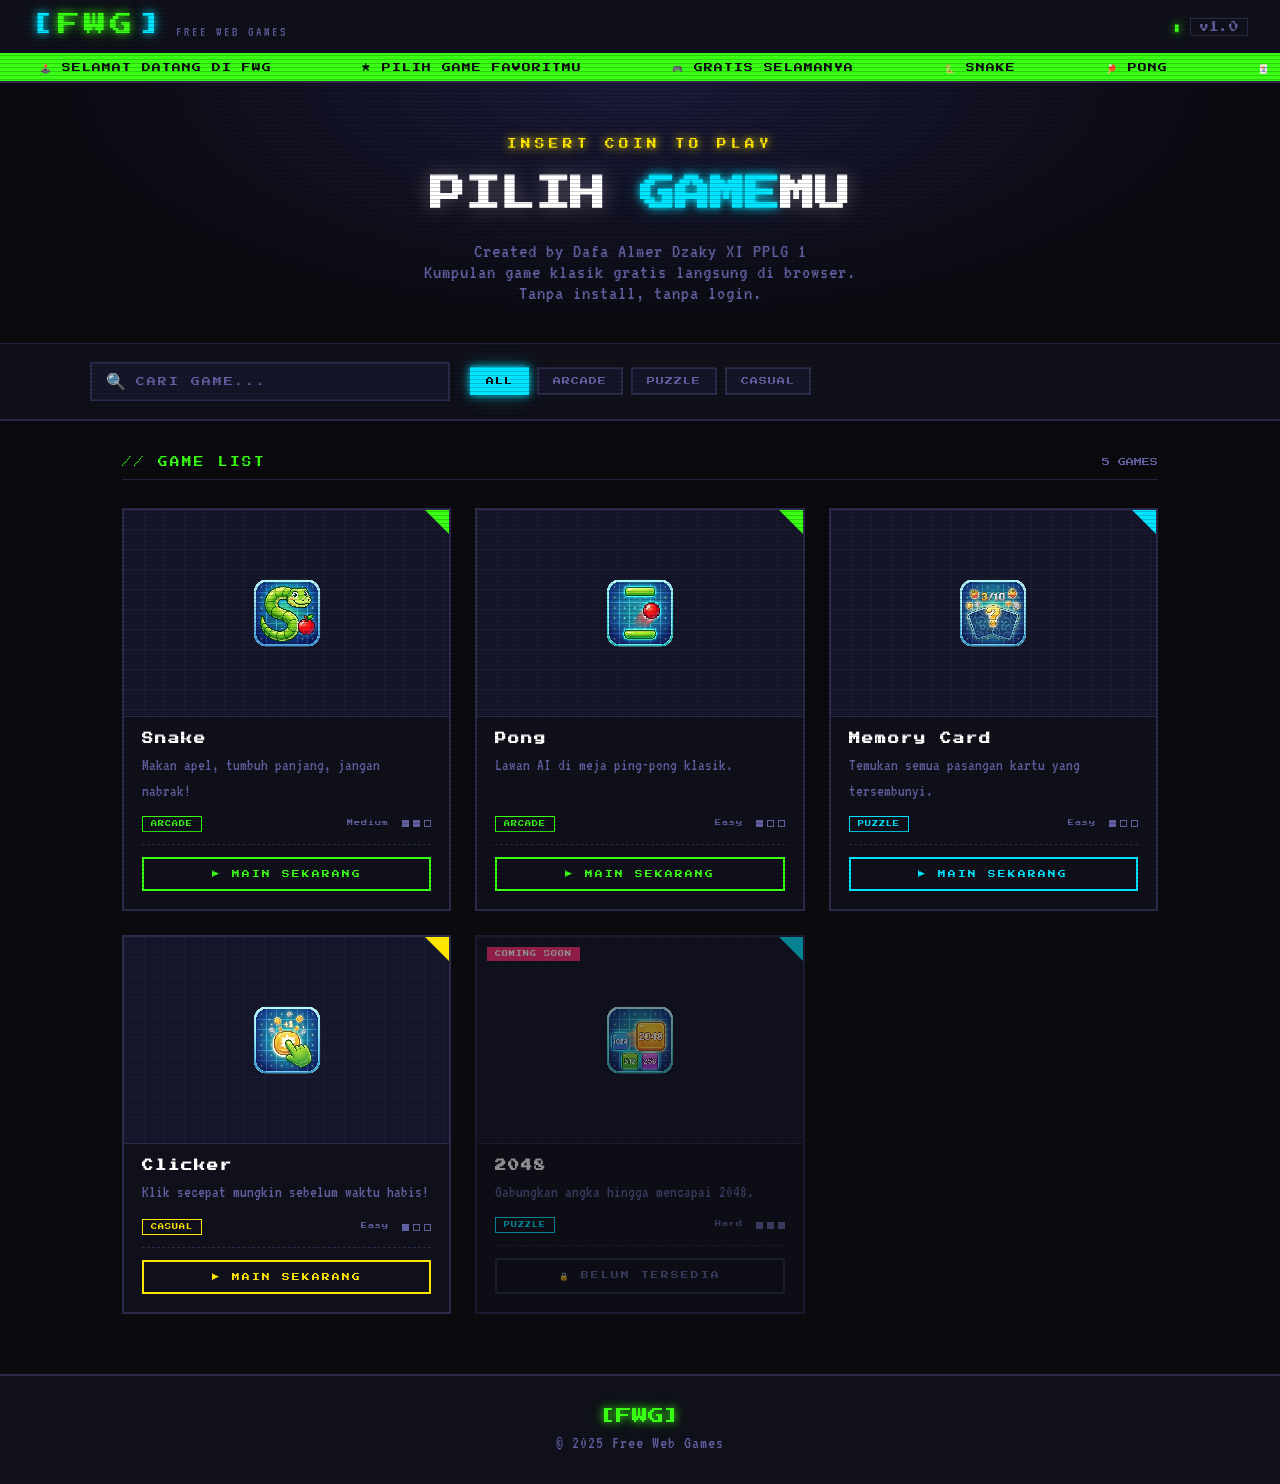
<file: index.html>
<!DOCTYPE html>
<html lang="id">
<head>
  <meta charset="UTF-8" />
  <meta name="viewport" content="width=device-width, initial-scale=1.0" />
  <title>FWG – Free Web Games</title>
  <link rel="stylesheet" href="style.css" />
</head>
<body>

  <!-- Scanline overlay -->
  <div class="scanlines" aria-hidden="true"></div>

  <!-- ========== HEADER ========== -->
  <header class="site-header">
    <div class="header-inner">
      <div class="logo">
        <span class="logo-bracket">[</span>
        <span class="logo-text">FWG</span>
        <span class="logo-bracket">]</span>
        <span class="logo-sub">FREE WEB GAMES</span>
      </div>
      <div class="header-meta">
        <span class="pixel-blink">▮</span>
        <span class="header-tag">v1.0</span>
      </div>
    </div>
    <!-- Marquee ticker -->
    <div class="ticker-wrap">
      <div class="ticker">
        <span>🕹️ SELAMAT DATANG DI FWG</span>
        <span>★ PILIH GAME FAVORITMU</span>
        <span>🎮 GRATIS SELAMANYA</span>
        <span>🐍 SNAKE</span>
        <span>🏓 PONG</span>
        <span>🃏 MEMORY CARD</span>
        <span>👆 CLICKER</span>
        <span>🔢 2048 (Coming soon)</span>
        <span>★ HIGH SCORE TERSIMPAN OTOMATIS</span>
        <span>🕹️ SELAMAT DATANG DI FWG</span>
        <span>★ PILIH GAME FAVORITMU</span>
        <span>🎮 GRATIS SELAMANYA</span>
        <span>🐍 SNAKE</span>
        <span>🏓 PONG</span>
        <span>🃏 MEMORY CARD</span>
        <span>👆 CLICKER</span>
        <span>🔢 2048</span>
        <span>★ HIGH SCORE TERSIMPAN OTOMATIS</span>
      </div>
    </div>
  </header>

  <!-- ========== HERO ========== -->
  <section class="hero">
    <div class="hero-inner">
      <p class="hero-insert">INSERT COIN TO PLAY</p>
      <h2 class="hero-title">PILIH <span class="accent">GAME</span>MU</h2>
      <p class="hero-desc">Created by Dafa Almer Dzaky XI PPLG 1</p>
      <p class="hero-desc">Kumpulan game klasik gratis langsung di browser. Tanpa install, tanpa login.</p>
    </div>
  </section>

  <!-- ========== SEARCH & FILTER ========== -->
  <section class="controls-bar">
    <div class="controls-inner">

      <!-- Search -->
      <div class="search-wrap">
        <span class="search-icon">🔍</span>
        <input
          type="text"
          id="searchInput"
          class="search-input"
          placeholder="CARI GAME..."
          autocomplete="off"
        />
        <button class="search-clear" id="clearSearch" aria-label="Clear search">✕</button>
      </div>

      <!-- Filter buttons -->
      <div class="filter-group" id="filterGroup">
        <button class="filter-btn active" data-filter="all">ALL</button>
        <button class="filter-btn" data-filter="arcade">ARCADE</button>
        <button class="filter-btn" data-filter="puzzle">PUZZLE</button>
        <button class="filter-btn" data-filter="casual">CASUAL</button>
      </div>

    </div>
  </section>

  <!-- ========== GAME GRID ========== -->
  <main class="game-grid-section">
    <div class="grid-header">
      <span class="grid-title">// GAME LIST</span>
      <span class="grid-count" id="gameCount">5 GAMES</span>
    </div>
    <div class="game-grid" id="gameGrid">
      <!-- Cards diisi oleh main.js -->
    </div>
    <div class="no-result" id="noResult" hidden>
      <p>❌ GAME TIDAK DITEMUKAN</p>
      <small>Coba kata kunci lain</small>
    </div>
  </main>

  <!-- ========== FOOTER ========== -->
  <footer class="site-footer">
    <div class="footer-inner">
      <p class="footer-logo">[FWG]</p>
      <p class="footer-copy">© 2025 Free Web Games</p>
    </div>
  </footer>

  <script src="main.js"></script>
</body>
</html>
</file>
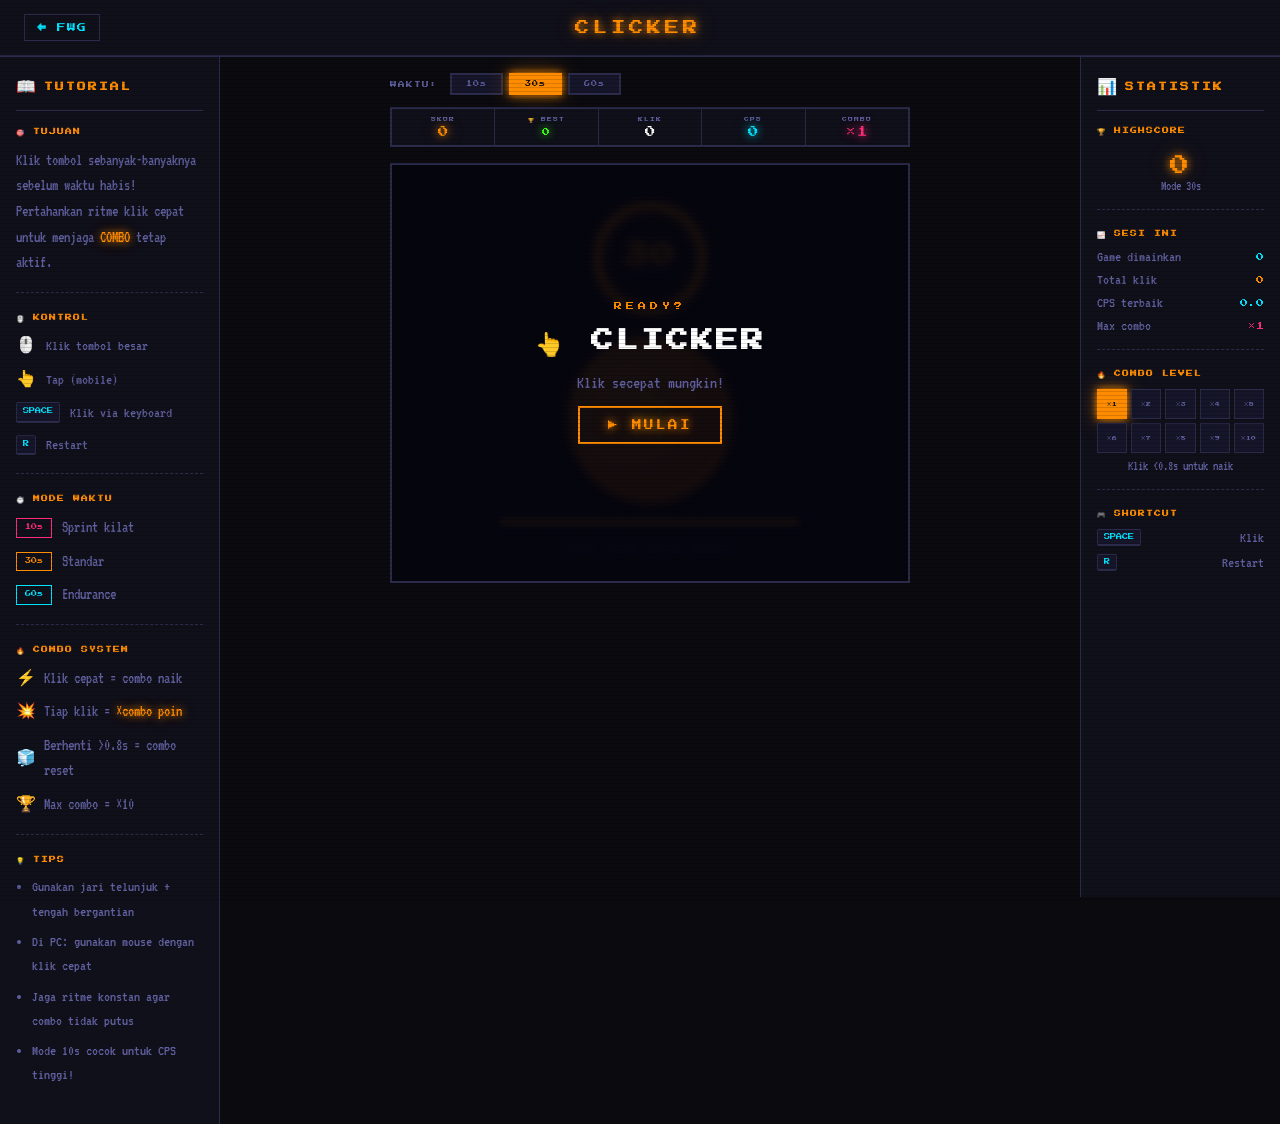
<file: games/clicker/index.html>
<!DOCTYPE html>
<html lang="id">
<head>
  <meta charset="UTF-8" />
  <meta name="viewport" content="width=device-width, initial-scale=1.0" />
  <title>Clicker – FWG</title>
  <link rel="stylesheet" href="style.css" />
</head>
<body>

  <div class="scanlines" aria-hidden="true"></div>

  <!-- ========== HEADER ========== -->
  <header class="site-header">
    <a href="../../index.html" class="back-btn">&#8592; FWG</a>
    <div class="header-title">
      <span class="header-name">CLICKER</span>
    </div>
    <span class="header-spacer"></span>
  </header>

  <!-- ========== MAIN LAYOUT ========== -->
  <main class="game-layout">

    <!-- LEFT: Tutorial -->
    <aside class="panel panel-left">
      <div class="panel-header">
        <span class="panel-icon">📖</span>
        <h2 class="panel-title">TUTORIAL</h2>
      </div>

      <div class="tutorial-block">
        <h3 class="tut-heading">🎯 TUJUAN</h3>
        <p>Klik tombol sebanyak-banyaknya sebelum waktu habis! Pertahankan ritme klik cepat untuk menjaga <span class="hl orange">COMBO</span> tetap aktif.</p>
      </div>

      <div class="tutorial-block">
        <h3 class="tut-heading">🖱️ KONTROL</h3>
        <div class="key-list">
          <div class="key-row">
            <span class="key-icon">🖱️</span>
            <span class="key-desc">Klik tombol besar</span>
          </div>
          <div class="key-row">
            <span class="key-icon">👆</span>
            <span class="key-desc">Tap (mobile)</span>
          </div>
          <div class="key-row">
            <kbd>SPACE</kbd>
            <span class="key-desc">Klik via keyboard</span>
          </div>
          <div class="key-row">
            <kbd>R</kbd>
            <span class="key-desc">Restart</span>
          </div>
        </div>
      </div>

      <div class="tutorial-block">
        <h3 class="tut-heading">⏱️ MODE WAKTU</h3>
        <div class="mode-list">
          <div class="mode-row">
            <span class="mode-badge s10">10s</span>
            <span>Sprint kilat</span>
          </div>
          <div class="mode-row">
            <span class="mode-badge s30">30s</span>
            <span>Standar</span>
          </div>
          <div class="mode-row">
            <span class="mode-badge s60">60s</span>
            <span>Endurance</span>
          </div>
        </div>
      </div>

      <div class="tutorial-block">
        <h3 class="tut-heading">🔥 COMBO SYSTEM</h3>
        <div class="point-list">
          <div class="point-row"><span class="point-icon">⚡</span><span>Klik cepat = combo naik</span></div>
          <div class="point-row"><span class="point-icon">💥</span><span>Tiap klik = <span class="hl orange">×combo poin</span></span></div>
          <div class="point-row"><span class="point-icon">🧊</span><span>Berhenti &gt;0.8s = combo reset</span></div>
          <div class="point-row"><span class="point-icon">🏆</span><span>Max combo = ×10</span></div>
        </div>
      </div>

      <div class="tutorial-block">
        <h3 class="tut-heading">💡 TIPS</h3>
        <ul class="tip-list">
          <li>Gunakan jari telunjuk + tengah bergantian</li>
          <li>Di PC: gunakan mouse dengan klik cepat</li>
          <li>Jaga ritme konstan agar combo tidak putus</li>
          <li>Mode 10s cocok untuk CPS tinggi!</li>
        </ul>
      </div>
    </aside>

    <!-- CENTER: Game -->
    <section class="game-center">

      <!-- Time mode selector -->
      <div class="mode-bar">
        <span class="mode-label">WAKTU:</span>
        <div class="mode-group">
          <button class="mode-btn" data-time="10">10s</button>
          <button class="mode-btn active" data-time="30">30s</button>
          <button class="mode-btn" data-time="60">60s</button>
        </div>
      </div>

      <!-- Stats bar -->
      <div class="score-bar">
        <div class="score-item">
          <span class="score-label">SKOR</span>
          <span class="score-value orange" id="score">0</span>
        </div>
        <div class="score-item">
          <span class="score-label">🏆 BEST</span>
          <span class="score-value green" id="highscore">0</span>
        </div>
        <div class="score-item">
          <span class="score-label">KLIK</span>
          <span class="score-value" id="clicks">0</span>
        </div>
        <div class="score-item">
          <span class="score-label">CPS</span>
          <span class="score-value cyan" id="cps">0.0</span>
        </div>
        <div class="score-item">
          <span class="score-label">COMBO</span>
          <span class="score-value pink" id="comboDisplay">×1</span>
        </div>
      </div>

      <!-- Game area -->
      <div class="game-area" id="gameArea">

        <!-- Timer ring -->
        <div class="timer-ring-wrap">
          <svg class="timer-ring" viewBox="0 0 120 120">
            <circle class="ring-bg"   cx="60" cy="60" r="52"/>
            <circle class="ring-fill" cx="60" cy="60" r="52" id="ringFill"/>
          </svg>
          <div class="timer-inner">
            <span class="timer-val" id="timerVal">30</span>
            <span class="timer-sub">detik</span>
          </div>
        </div>

        <!-- Big click button -->
        <button class="click-btn" id="clickBtn" aria-label="Klik!">
          <span class="click-btn-icon">👆</span>
          <span class="click-btn-label">KLIK!</span>
        </button>

        <!-- Combo bar under button -->
        <div class="combo-track">
          <div class="combo-fill" id="comboFill"></div>
        </div>
        <p class="combo-hint" id="comboHint">Klik cepat untuk combo!</p>

        <!-- Floating +score particles container -->
        <div class="particles" id="particles" aria-hidden="true"></div>

        <!-- Overlay: Idle -->
        <div class="overlay" id="overlayStart">
          <p class="overlay-pre blink">READY?</p>
          <h2 class="overlay-title">👆 CLICKER</h2>
          <p class="overlay-sub">Klik secepat mungkin!</p>
          <button class="btn-start" id="btnStart">▶ MULAI</button>
        </div>

        <!-- Overlay: Result -->
        <div class="overlay" id="overlayResult" hidden>
          <p class="overlay-pre blink">TIME'S UP!</p>
          <h2 class="overlay-title">⏱️ SELESAI!</h2>
          <div class="go-scores">
            <div class="go-score-row">
              <span>TOTAL KLIK</span>
              <span class="go-val" id="goClicks">0</span>
            </div>
            <div class="go-score-row">
              <span>SKOR</span>
              <span class="go-val orange" id="goScore">0</span>
            </div>
            <div class="go-score-row">
              <span>CPS RATA-RATA</span>
              <span class="go-val cyan" id="goCps">0.0</span>
            </div>
            <div class="go-score-row">
              <span>MAX COMBO</span>
              <span class="go-val pink" id="goCombo">×1</span>
            </div>
            <div class="go-score-row hs">
              <span>🏆 HIGHSCORE</span>
              <span class="go-val green" id="goHighscore">0</span>
            </div>
          </div>
          <p class="go-new" id="goNew" hidden>🎉 REKOR BARU!</p>
          <button class="btn-start" id="btnRestart">↺ MAIN LAGI</button>
        </div>

      </div><!-- /game-area -->

    </section>

    <!-- RIGHT: Stats -->
    <aside class="panel panel-right">
      <div class="panel-header">
        <span class="panel-icon">📊</span>
        <h2 class="panel-title">STATISTIK</h2>
      </div>

      <div class="stat-block">
        <h3 class="tut-heading">🏆 HIGHSCORE</h3>
        <div class="stat-big orange" id="statHighscore">0</div>
        <p class="stat-note" id="statHsMode">Mode 30s</p>
      </div>

      <div class="stat-block">
        <h3 class="tut-heading">📈 SESI INI</h3>
        <div class="stat-list">
          <div class="stat-row">
            <span>Game dimainkan</span>
            <span class="stat-val" id="statPlayed">0</span>
          </div>
          <div class="stat-row">
            <span>Total klik</span>
            <span class="stat-val orange" id="statTotalClicks">0</span>
          </div>
          <div class="stat-row">
            <span>CPS terbaik</span>
            <span class="stat-val cyan" id="statBestCps">0.0</span>
          </div>
          <div class="stat-row">
            <span>Max combo</span>
            <span class="stat-val pink" id="statMaxCombo">×1</span>
          </div>
        </div>
      </div>

      <div class="stat-block">
        <h3 class="tut-heading">🔥 COMBO LEVEL</h3>
        <div class="combo-level-grid" id="comboGrid"></div>
        <p class="speed-note">Klik &lt;0.8s untuk naik</p>
      </div>

      <div class="stat-block">
        <h3 class="tut-heading">🎮 SHORTCUT</h3>
        <div class="shortcut-list">
          <div class="shortcut-row"><kbd>SPACE</kbd><span>Klik</span></div>
          <div class="shortcut-row"><kbd>R</kbd><span>Restart</span></div>
        </div>
      </div>
    </aside>

  </main>

  <script src="script.js"></script>
</body>
</html>
</file>
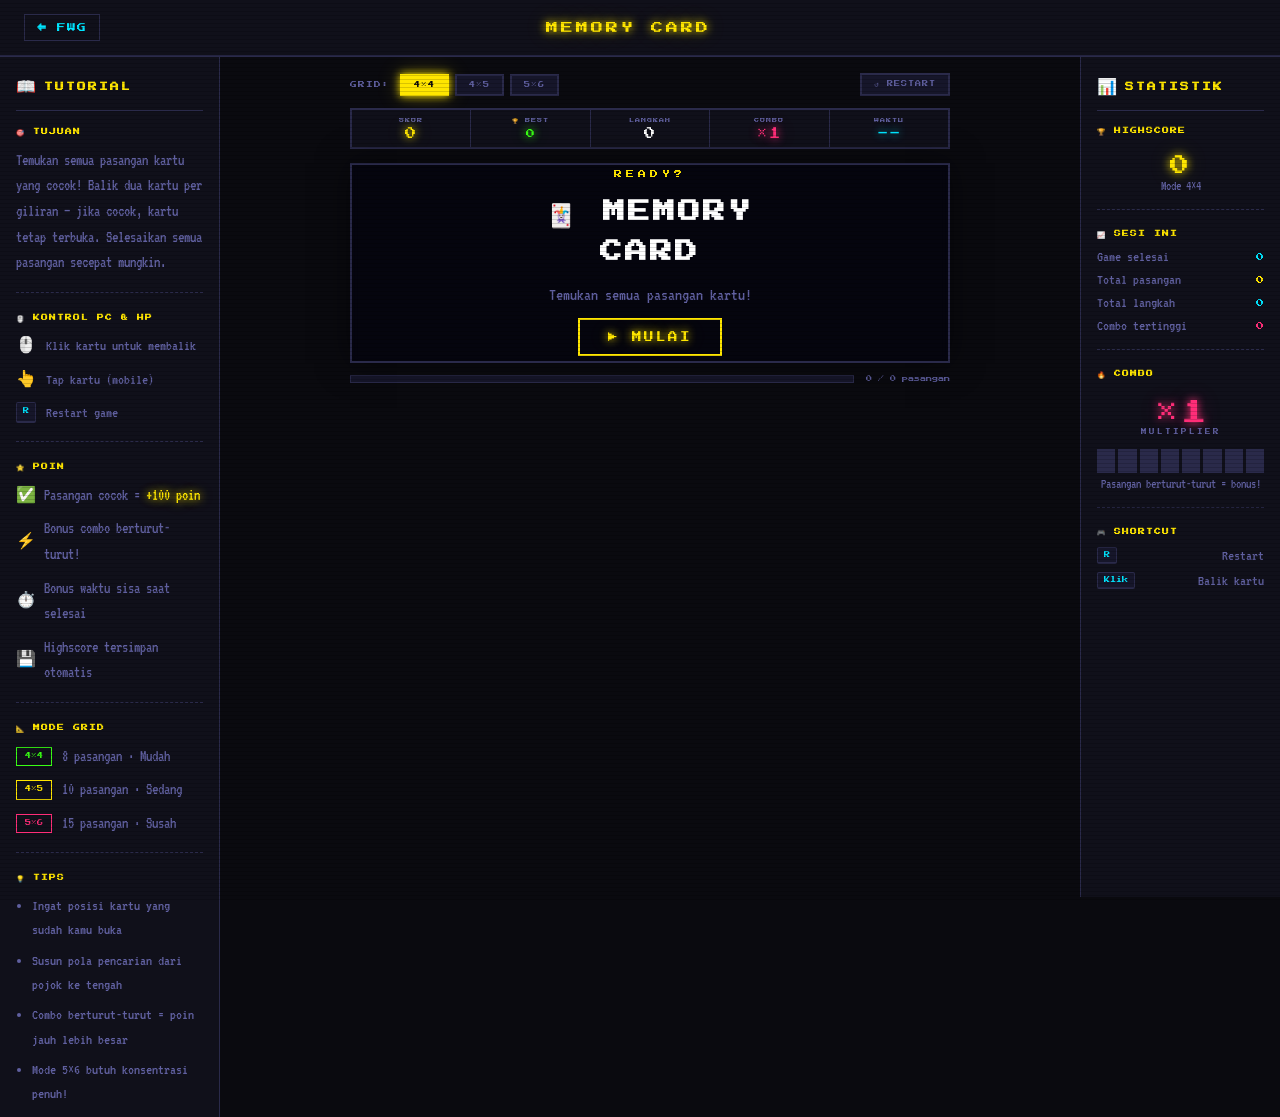
<file: games/memory/index.html>
<!DOCTYPE html>
<html lang="id">
<head>
  <meta charset="UTF-8" />
  <meta name="viewport" content="width=device-width, initial-scale=1.0" />
  <title>Memory Card – FWG</title>
  <link rel="stylesheet" href="style.css" />
</head>
<body>

  <div class="scanlines" aria-hidden="true"></div>

  <!-- ========== HEADER ========== -->
  <header class="site-header">
    <a href="../../index.html" class="back-btn">&#8592; FWG</a>
    <div class="header-title">
      <span class="header-name">MEMORY CARD</span>
    </div>
    <span class="header-spacer"></span>
  </header>

  <!-- ========== MAIN LAYOUT ========== -->
  <main class="game-layout">

    <!-- LEFT: Tutorial -->
    <aside class="panel panel-left">
      <div class="panel-header">
        <span class="panel-icon">📖</span>
        <h2 class="panel-title">TUTORIAL</h2>
      </div>

      <div class="tutorial-block">
        <h3 class="tut-heading">🎯 TUJUAN</h3>
        <p>Temukan semua pasangan kartu yang cocok! Balik dua kartu per giliran — jika cocok, kartu tetap terbuka. Selesaikan semua pasangan secepat mungkin.</p>
      </div>

      <div class="tutorial-block">
        <h3 class="tut-heading">🖱️ KONTROL PC & HP</h3>
        <div class="key-list">
          <div class="key-row">
            <span class="key-icon">🖱️</span>
            <span class="key-desc">Klik kartu untuk membalik</span>
          </div>
          <div class="key-row">
            <span class="key-icon">👆</span>
            <span class="key-desc">Tap kartu (mobile)</span>
          </div>
          <div class="key-row">
            <kbd>R</kbd>
            <span class="key-desc">Restart game</span>
          </div>
        </div>
      </div>

      <div class="tutorial-block">
        <h3 class="tut-heading">⭐ POIN</h3>
        <div class="point-list">
          <div class="point-row"><span class="point-icon">✅</span><span>Pasangan cocok = <span class="hl yellow">+100 poin</span></span></div>
          <div class="point-row"><span class="point-icon">⚡</span><span>Bonus combo berturut-turut!</span></div>
          <div class="point-row"><span class="point-icon">⏱️</span><span>Bonus waktu sisa saat selesai</span></div>
          <div class="point-row"><span class="point-icon">💾</span><span>Highscore tersimpan otomatis</span></div>
        </div>
      </div>

      <div class="tutorial-block">
        <h3 class="tut-heading">📐 MODE GRID</h3>
        <div class="mode-list">
          <div class="mode-row">
            <span class="mode-badge easy">4×4</span>
            <span>8 pasangan · Mudah</span>
          </div>
          <div class="mode-row">
            <span class="mode-badge medium">4×5</span>
            <span>10 pasangan · Sedang</span>
          </div>
          <div class="mode-row">
            <span class="mode-badge hard">5×6</span>
            <span>15 pasangan · Susah</span>
          </div>
        </div>
      </div>

      <div class="tutorial-block">
        <h3 class="tut-heading">💡 TIPS</h3>
        <ul class="tip-list">
          <li>Ingat posisi kartu yang sudah kamu buka</li>
          <li>Susun pola pencarian dari pojok ke tengah</li>
          <li>Combo berturut-turut = poin jauh lebih besar</li>
          <li>Mode 5×6 butuh konsentrasi penuh!</li>
        </ul>
      </div>
    </aside>

    <!-- CENTER: Game -->
    <section class="game-center">

      <!-- Mode selector -->
      <div class="mode-bar">
        <span class="mode-label">GRID:</span>
        <div class="mode-group">
          <button class="mode-btn active" data-mode="4x4">4×4</button>
          <button class="mode-btn" data-mode="4x5">4×5</button>
          <button class="mode-btn" data-mode="5x6">5×6</button>
        </div>
        <button class="btn-restart-top" id="btnRestartTop">↺ RESTART</button>
      </div>

      <!-- Stats bar -->
      <div class="score-bar">
        <div class="score-item">
          <span class="score-label">SKOR</span>
          <span class="score-value yellow" id="score">0</span>
        </div>
        <div class="score-item">
          <span class="score-label">🏆 BEST</span>
          <span class="score-value green" id="highscore">0</span>
        </div>
        <div class="score-item">
          <span class="score-label">LANGKAH</span>
          <span class="score-value" id="moves">0</span>
        </div>
        <div class="score-item">
          <span class="score-label">COMBO</span>
          <span class="score-value pink" id="combo">×1</span>
        </div>
        <div class="score-item">
          <span class="score-label">WAKTU</span>
          <span class="score-value cyan" id="timer">--</span>
        </div>
      </div>

      <!-- Game board -->
      <div class="board-wrapper">
        <div class="card-board" id="cardBoard"></div>

        <!-- Overlay: Start -->
        <div class="overlay" id="overlayStart">
          <p class="overlay-pre blink">READY?</p>
          <h2 class="overlay-title">🃏 MEMORY<br>CARD</h2>
          <p class="overlay-sub">Temukan semua pasangan kartu!</p>
          <button class="btn-start" id="btnStart">▶ MULAI</button>
        </div>

        <!-- Overlay: Win -->
        <div class="overlay overlay-win" id="overlayWin" hidden>
          <p class="overlay-pre blink">CLEAR!</p>
          <h2 class="overlay-title">🏆 SELESAI!</h2>
          <div class="go-scores">
            <div class="go-score-row">
              <span>SKOR AKHIR</span>
              <span class="go-val yellow" id="goScore">0</span>
            </div>
            <div class="go-score-row">
              <span>LANGKAH</span>
              <span class="go-val" id="goMoves">0</span>
            </div>
            <div class="go-score-row">
              <span>WAKTU</span>
              <span class="go-val cyan" id="goTime">0s</span>
            </div>
            <div class="go-score-row hs">
              <span>🏆 HIGHSCORE</span>
              <span class="go-val green" id="goHighscore">0</span>
            </div>
          </div>
          <p class="go-new" id="goNew" hidden>🎉 REKOR BARU!</p>
          <button class="btn-start" id="btnPlayAgain">↺ MAIN LAGI</button>
        </div>

      </div><!-- /board-wrapper -->

      <!-- Progress bar -->
      <div class="progress-wrap">
        <div class="progress-bar">
          <div class="progress-fill" id="progressFill"></div>
        </div>
        <span class="progress-label" id="progressLabel">0 / 0 pasangan</span>
      </div>

    </section>

    <!-- RIGHT: Stats -->
    <aside class="panel panel-right">
      <div class="panel-header">
        <span class="panel-icon">📊</span>
        <h2 class="panel-title">STATISTIK</h2>
      </div>

      <div class="stat-block">
        <h3 class="tut-heading">🏆 HIGHSCORE</h3>
        <div class="stat-big yellow" id="statHighscore">0</div>
        <p class="stat-note" id="statHighscoreMode">—</p>
      </div>

      <div class="stat-block">
        <h3 class="tut-heading">📈 SESI INI</h3>
        <div class="stat-list">
          <div class="stat-row">
            <span>Game selesai</span>
            <span class="stat-val" id="statPlayed">0</span>
          </div>
          <div class="stat-row">
            <span>Total pasangan</span>
            <span class="stat-val yellow" id="statPairs">0</span>
          </div>
          <div class="stat-row">
            <span>Total langkah</span>
            <span class="stat-val" id="statMoves">0</span>
          </div>
          <div class="stat-row">
            <span>Combo tertinggi</span>
            <span class="stat-val pink" id="statCombo">0</span>
          </div>
        </div>
      </div>

      <div class="stat-block">
        <h3 class="tut-heading">🔥 COMBO</h3>
        <div class="combo-display" id="comboDisplay">
          <span class="combo-val" id="comboVal">×1</span>
          <span class="combo-label">MULTIPLIER</span>
        </div>
        <div class="combo-bars" id="comboBars"></div>
        <p class="speed-note">Pasangan berturut-turut = bonus!</p>
      </div>

      <div class="stat-block">
        <h3 class="tut-heading">🎮 SHORTCUT</h3>
        <div class="shortcut-list">
          <div class="shortcut-row"><kbd>R</kbd><span>Restart</span></div>
          <div class="shortcut-row"><kbd>Klik</kbd><span>Balik kartu</span></div>
        </div>
      </div>
    </aside>

  </main>

  <script src="script.js"></script>
</body>
</html>
</file>
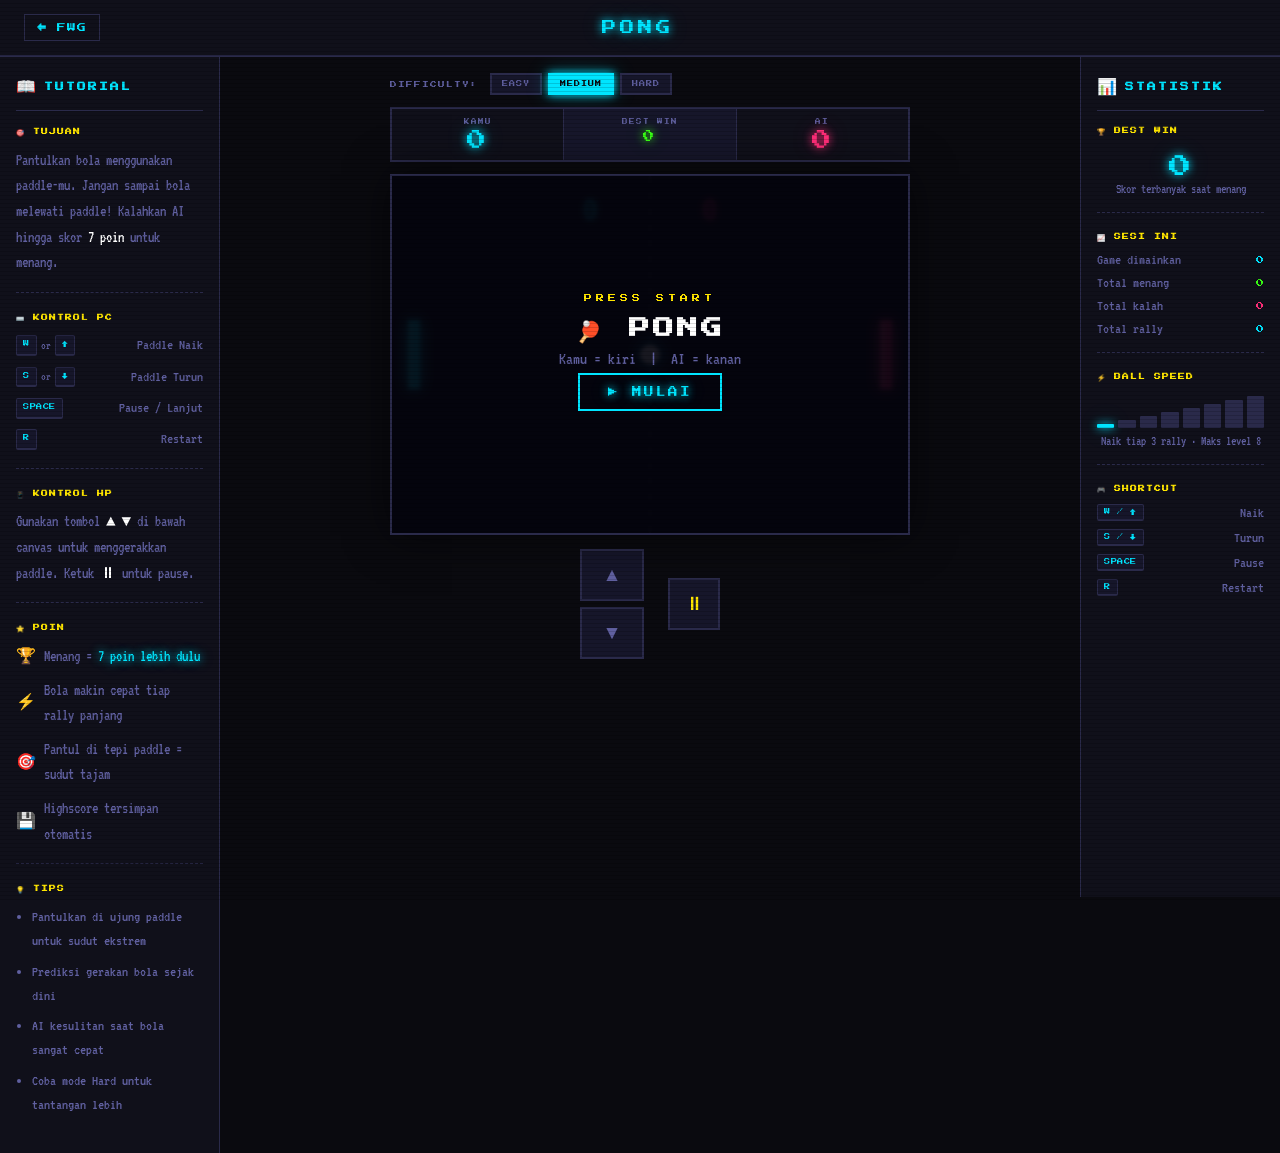
<file: games/pong/index.html>
<!DOCTYPE html>
<html lang="id">
<head>
  <meta charset="UTF-8" />
  <meta name="viewport" content="width=device-width, initial-scale=1.0" />
  <title>Pong – FWG</title>
  <link rel="stylesheet" href="style.css" />
</head>
<body>

  <div class="scanlines" aria-hidden="true"></div>

  <!-- ========== HEADER ========== -->
  <header class="site-header">
    <a href="../../index.html" class="back-btn">&#8592; FWG</a>
    <div class="header-title">
      <span class="header-name">PONG</span>
    </div>
    <span class="header-spacer"></span>
  </header>

  <!-- ========== MAIN LAYOUT ========== -->
  <main class="game-layout">

    <!-- LEFT: Tutorial -->
    <aside class="panel panel-left">
      <div class="panel-header">
        <span class="panel-icon">📖</span>
        <h2 class="panel-title">TUTORIAL</h2>
      </div>

      <div class="tutorial-block">
        <h3 class="tut-heading">🎯 TUJUAN</h3>
        <p>Pantulkan bola menggunakan paddle-mu. Jangan sampai bola melewati paddle! Kalahkan AI hingga skor <span class="hl">7 poin</span> untuk menang.</p>
      </div>

      <div class="tutorial-block">
        <h3 class="tut-heading">⌨️ KONTROL PC</h3>
        <div class="key-list">
          <div class="key-row">
            <div class="key-group"><kbd>W</kbd><span class="key-or">or</span><kbd>↑</kbd></div>
            <span class="key-desc">Paddle Naik</span>
          </div>
          <div class="key-row">
            <div class="key-group"><kbd>S</kbd><span class="key-or">or</span><kbd>↓</kbd></div>
            <span class="key-desc">Paddle Turun</span>
          </div>
          <div class="key-row">
            <kbd>SPACE</kbd>
            <span class="key-desc">Pause / Lanjut</span>
          </div>
          <div class="key-row">
            <kbd>R</kbd>
            <span class="key-desc">Restart</span>
          </div>
        </div>
      </div>

      <div class="tutorial-block">
        <h3 class="tut-heading">📱 KONTROL HP</h3>
        <p>Gunakan tombol <span class="hl">▲ ▼</span> di bawah canvas untuk menggerakkan paddle. Ketuk <span class="hl">⏸</span> untuk pause.</p>
      </div>

      <div class="tutorial-block">
        <h3 class="tut-heading">⭐ POIN</h3>
        <div class="point-list">
          <div class="point-row"><span class="point-icon">🏆</span><span>Menang = <span class="hl cyan">7 poin lebih dulu</span></span></div>
          <div class="point-row"><span class="point-icon">⚡</span><span>Bola makin cepat tiap rally panjang</span></div>
          <div class="point-row"><span class="point-icon">🎯</span><span>Pantul di tepi paddle = sudut tajam</span></div>
          <div class="point-row"><span class="point-icon">💾</span><span>Highscore tersimpan otomatis</span></div>
        </div>
      </div>

      <div class="tutorial-block">
        <h3 class="tut-heading">💡 TIPS</h3>
        <ul class="tip-list">
          <li>Pantulkan di ujung paddle untuk sudut ekstrem</li>
          <li>Prediksi gerakan bola sejak dini</li>
          <li>AI kesulitan saat bola sangat cepat</li>
          <li>Coba mode Hard untuk tantangan lebih</li>
        </ul>
      </div>
    </aside>

    <!-- CENTER: Game -->
    <section class="game-center">

      <!-- Difficulty selector -->
      <div class="difficulty-bar">
        <span class="diff-label">DIFFICULTY:</span>
        <div class="diff-group">
          <button class="diff-btn" data-diff="easy">EASY</button>
          <button class="diff-btn active" data-diff="medium">MEDIUM</button>
          <button class="diff-btn" data-diff="hard">HARD</button>
        </div>
      </div>

      <!-- Score -->
      <div class="score-bar">
        <div class="score-item">
          <span class="score-label">KAMU</span>
          <span class="score-value cyan" id="scorePlayer">0</span>
        </div>
        <div class="score-item score-mid">
          <span class="score-label">BEST WIN</span>
          <span class="score-value green" id="scoreHighscore">0</span>
        </div>
        <div class="score-item">
          <span class="score-label">AI</span>
          <span class="score-value pink" id="scoreAI">0</span>
        </div>
      </div>

      <!-- Canvas -->
      <div class="canvas-wrapper">
        <canvas id="gameCanvas"></canvas>

        <!-- Overlay: Start -->
        <div class="overlay" id="overlayStart">
          <p class="overlay-pre blink">PRESS START</p>
          <h2 class="overlay-title">🏓 PONG</h2>
          <p class="overlay-sub">Kamu = kiri &nbsp;|&nbsp; AI = kanan</p>
          <button class="btn-start" id="btnStart">▶ MULAI</button>
        </div>

        <!-- Overlay: Pause -->
        <div class="overlay" id="overlayPause" hidden>
          <p class="overlay-pre">PAUSED</p>
          <h2 class="overlay-title">⏸ PAUSE</h2>
          <p class="overlay-sub">Tekan <kbd>SPACE</kbd> untuk lanjut</p>
          <button class="btn-start" id="btnResume">▶ LANJUT</button>
        </div>

        <!-- Overlay: Win -->
        <div class="overlay" id="overlayWin" hidden>
          <p class="overlay-pre blink">WINNER!</p>
          <h2 class="overlay-title">🏆 KAMU MENANG!</h2>
          <div class="go-scores">
            <div class="go-score-row">
              <span>SKOR KAMU</span>
              <span class="go-val cyan" id="goPlayerScore">7</span>
            </div>
            <div class="go-score-row">
              <span>SKOR AI</span>
              <span class="go-val pink" id="goAIScore">0</span>
            </div>
            <div class="go-score-row hs">
              <span>🏆 BEST WIN</span>
              <span class="go-val green" id="goHighscore">0</span>
            </div>
          </div>
          <p class="go-new" id="goNew" hidden>🎉 REKOR BARU!</p>
          <button class="btn-start" id="btnRestartWin">↺ MAIN LAGI</button>
        </div>

        <!-- Overlay: Lose -->
        <div class="overlay" id="overlayLose" hidden>
          <p class="overlay-pre blink-red">GAME OVER</p>
          <h2 class="overlay-title">💀 KALAH!</h2>
          <div class="go-scores">
            <div class="go-score-row">
              <span>SKOR KAMU</span>
              <span class="go-val cyan" id="goPlayerScoreLose">0</span>
            </div>
            <div class="go-score-row">
              <span>SKOR AI</span>
              <span class="go-val pink" id="goAIScoreLose">7</span>
            </div>
          </div>
          <button class="btn-start" id="btnRestartLose">↺ MAIN LAGI</button>
        </div>

      </div><!-- /canvas-wrapper -->

      <!-- Mobile controls -->
      <div class="mobile-controls">
        <div class="mobile-btns">
          <button class="mob-btn" id="mobUp" aria-label="Naik">▲</button>
          <button class="mob-btn" id="mobDown" aria-label="Turun">▼</button>
        </div>
        <button class="btn-pause" id="btnPause" aria-label="Pause">⏸</button>
      </div>

    </section>

    <!-- RIGHT: Stats -->
    <aside class="panel panel-right">
      <div class="panel-header">
        <span class="panel-icon">📊</span>
        <h2 class="panel-title">STATISTIK</h2>
      </div>

      <div class="stat-block">
        <h3 class="tut-heading">🏆 BEST WIN</h3>
        <div class="stat-big cyan" id="statHighscore">0</div>
        <p class="stat-note">Skor terbanyak saat menang</p>
      </div>

      <div class="stat-block">
        <h3 class="tut-heading">📈 SESI INI</h3>
        <div class="stat-list">
          <div class="stat-row">
            <span>Game dimainkan</span>
            <span class="stat-val" id="statPlayed">0</span>
          </div>
          <div class="stat-row">
            <span>Total menang</span>
            <span class="stat-val green" id="statWins">0</span>
          </div>
          <div class="stat-row">
            <span>Total kalah</span>
            <span class="stat-val pink" id="statLoses">0</span>
          </div>
          <div class="stat-row">
            <span>Total rally</span>
            <span class="stat-val" id="statRally">0</span>
          </div>
        </div>
      </div>

      <div class="stat-block">
        <h3 class="tut-heading">⚡ BALL SPEED</h3>
        <div class="speed-bars" id="speedBars"></div>
        <p class="speed-note">Naik tiap 3 rally · Maks level 8</p>
      </div>

      <div class="stat-block">
        <h3 class="tut-heading">🎮 SHORTCUT</h3>
        <div class="shortcut-list">
          <div class="shortcut-row"><kbd>W / ↑</kbd><span>Naik</span></div>
          <div class="shortcut-row"><kbd>S / ↓</kbd><span>Turun</span></div>
          <div class="shortcut-row"><kbd>SPACE</kbd><span>Pause</span></div>
          <div class="shortcut-row"><kbd>R</kbd><span>Restart</span></div>
        </div>
      </div>
    </aside>

  </main>

  <script src="script.js"></script>
</body>
</html>
</file>
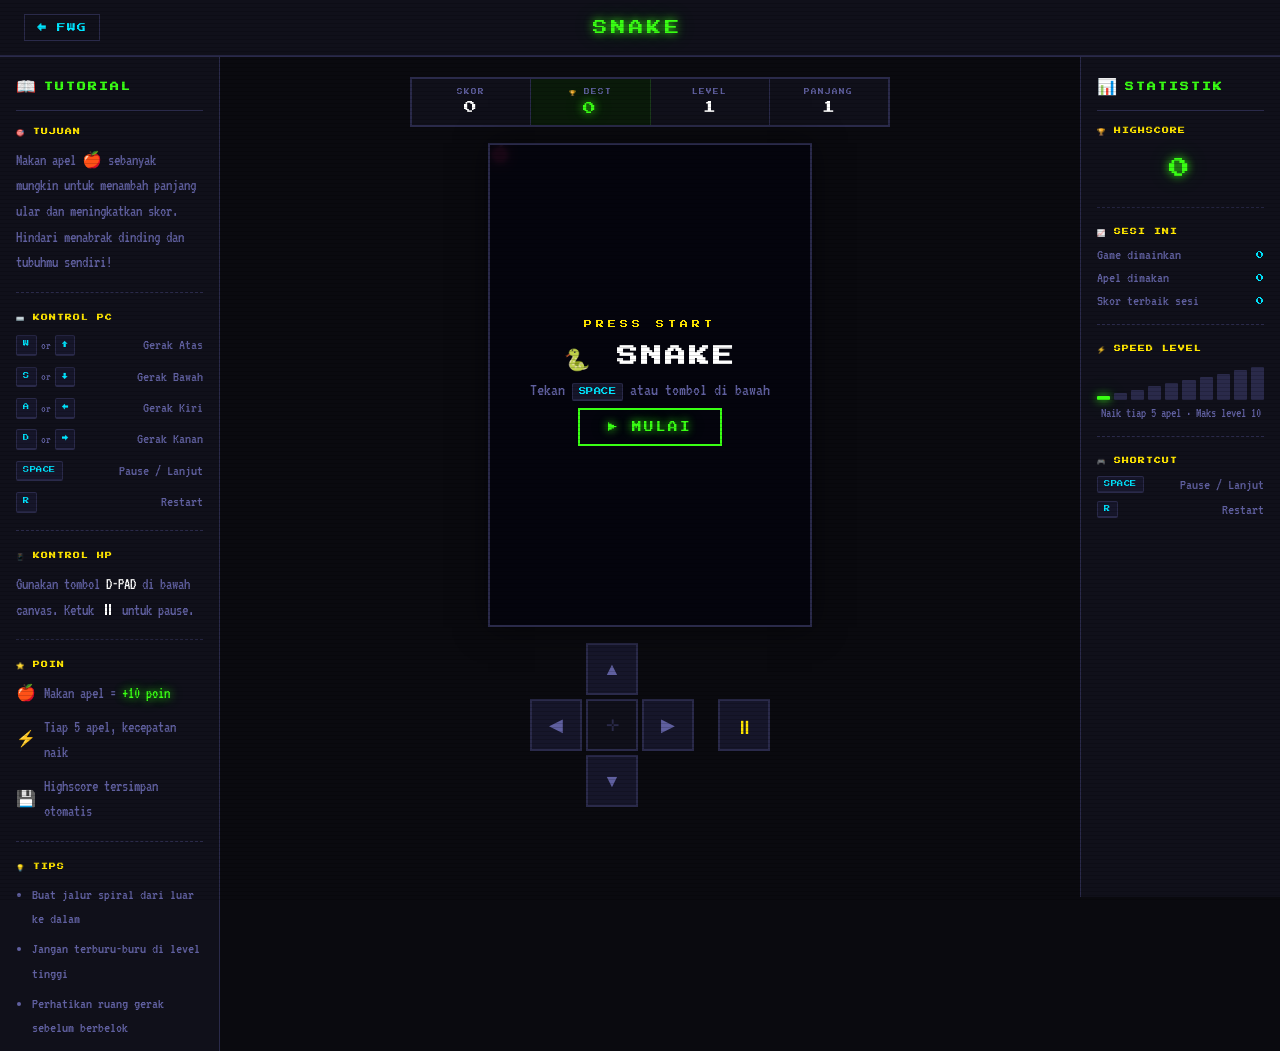
<file: games/snake/index.html>
<!DOCTYPE html>
<html lang="id">
<head>
  <meta charset="UTF-8" />
  <meta name="viewport" content="width=device-width, initial-scale=1.0" />
  <title>Snake – FWG</title>
  <link rel="stylesheet" href="style.css" />
</head>
<body>
  <div class="scanlines" aria-hidden="true"></div>

  <header class="site-header">
    <a href="../../index.html" class="back-btn">&#8592; FWG</a>
    <div class="header-title">
      <span class="header-name">SNAKE</span>
    </div>
    <span class="header-spacer"></span>
  </header>

  <main class="game-layout">

    <!-- LEFT: Tutorial -->
    <aside class="panel panel-left">
      <div class="panel-header">
        <span class="panel-icon">📖</span>
        <h2 class="panel-title">TUTORIAL</h2>
      </div>

      <div class="tutorial-block">
        <h3 class="tut-heading">🎯 TUJUAN</h3>
        <p>Makan apel <span class="hl">🍎</span> sebanyak mungkin untuk menambah panjang ular dan meningkatkan skor. Hindari menabrak dinding dan tubuhmu sendiri!</p>
      </div>

      <div class="tutorial-block">
        <h3 class="tut-heading">⌨️ KONTROL PC</h3>
        <div class="key-list">
          <div class="key-row">
            <div class="key-group"><kbd>W</kbd><span class="key-or">or</span><kbd>↑</kbd></div>
            <span class="key-desc">Gerak Atas</span>
          </div>
          <div class="key-row">
            <div class="key-group"><kbd>S</kbd><span class="key-or">or</span><kbd>↓</kbd></div>
            <span class="key-desc">Gerak Bawah</span>
          </div>
          <div class="key-row">
            <div class="key-group"><kbd>A</kbd><span class="key-or">or</span><kbd>←</kbd></div>
            <span class="key-desc">Gerak Kiri</span>
          </div>
          <div class="key-row">
            <div class="key-group"><kbd>D</kbd><span class="key-or">or</span><kbd>→</kbd></div>
            <span class="key-desc">Gerak Kanan</span>
          </div>
          <div class="key-row">
            <kbd>SPACE</kbd>
            <span class="key-desc">Pause / Lanjut</span>
          </div>
          <div class="key-row">
            <kbd>R</kbd>
            <span class="key-desc">Restart</span>
          </div>
        </div>
      </div>

      <div class="tutorial-block">
        <h3 class="tut-heading">📱 KONTROL HP</h3>
        <p>Gunakan tombol <span class="hl">D-PAD</span> di bawah canvas. Ketuk <span class="hl">⏸</span> untuk pause.</p>
      </div>

      <div class="tutorial-block">
        <h3 class="tut-heading">⭐ POIN</h3>
        <div class="point-list">
          <div class="point-row"><span class="point-icon">🍎</span><span>Makan apel = <span class="hl green">+10 poin</span></span></div>
          <div class="point-row"><span class="point-icon">⚡</span><span>Tiap 5 apel, kecepatan naik</span></div>
          <div class="point-row"><span class="point-icon">💾</span><span>Highscore tersimpan otomatis</span></div>
        </div>
      </div>

      <div class="tutorial-block">
        <h3 class="tut-heading">💡 TIPS</h3>
        <ul class="tip-list">
          <li>Buat jalur spiral dari luar ke dalam</li>
          <li>Jangan terburu-buru di level tinggi</li>
          <li>Perhatikan ruang gerak sebelum berbelok</li>
        </ul>
      </div>
    </aside>

    <!-- CENTER: Game -->
    <section class="game-center">
      <div class="score-bar">
        <div class="score-item">
          <span class="score-label">SKOR</span>
          <span class="score-value" id="score">0</span>
        </div>
        <div class="score-item score-hs">
          <span class="score-label">🏆 BEST</span>
          <span class="score-value" id="highscore">0</span>
        </div>
        <div class="score-item">
          <span class="score-label">LEVEL</span>
          <span class="score-value" id="level">1</span>
        </div>
        <div class="score-item">
          <span class="score-label">PANJANG</span>
          <span class="score-value" id="length">1</span>
        </div>
      </div>

      <div class="canvas-wrapper">
        <canvas id="gameCanvas"></canvas>

        <div class="overlay" id="overlayStart">
          <p class="overlay-pre blink">PRESS START</p>
          <h2 class="overlay-title">🐍 SNAKE</h2>
          <p class="overlay-sub">Tekan <kbd>SPACE</kbd> atau tombol di bawah</p>
          <button class="btn-start" id="btnStart">▶ MULAI</button>
        </div>

        <div class="overlay" id="overlayPause" hidden>
          <p class="overlay-pre">PAUSED</p>
          <h2 class="overlay-title">⏸ PAUSE</h2>
          <p class="overlay-sub">Tekan <kbd>SPACE</kbd> untuk lanjut</p>
          <button class="btn-start" id="btnResume">▶ LANJUT</button>
        </div>

        <div class="overlay" id="overlayGameOver" hidden>
          <p class="overlay-pre blink-red">GAME OVER</p>
          <h2 class="overlay-title">💀 MATI!</h2>
          <div class="go-scores">
            <div class="go-score-row">
              <span>SKOR KAMU</span>
              <span class="go-val" id="goScore">0</span>
            </div>
            <div class="go-score-row hs">
              <span>🏆 HIGHSCORE</span>
              <span class="go-val" id="goHighscore">0</span>
            </div>
          </div>
          <p class="go-new" id="goNew" hidden>🎉 REKOR BARU!</p>
          <button class="btn-start" id="btnRestart">↺ MAIN LAGI</button>
        </div>
      </div>

      <!-- Mobile D-Pad -->
      <div class="dpad-wrapper">
        <div class="dpad">
          <button class="dpad-btn dpad-up"    id="dUp"    aria-label="Atas">▲</button>
          <button class="dpad-btn dpad-left"  id="dLeft"  aria-label="Kiri">◀</button>
          <button class="dpad-btn dpad-mid"   disabled>✛</button>
          <button class="dpad-btn dpad-right" id="dRight" aria-label="Kanan">▶</button>
          <button class="dpad-btn dpad-down"  id="dDown"  aria-label="Bawah">▼</button>
        </div>
        <button class="btn-pause" id="btnPause" aria-label="Pause">⏸</button>
      </div>
    </section>

    <!-- RIGHT: Stats -->
    <aside class="panel panel-right">
      <div class="panel-header">
        <span class="panel-icon">📊</span>
        <h2 class="panel-title">STATISTIK</h2>
      </div>

      <div class="stat-block">
        <h3 class="tut-heading">🏆 HIGHSCORE</h3>
        <div class="stat-big" id="statHighscore">0</div>
      </div>

      <div class="stat-block">
        <h3 class="tut-heading">📈 SESI INI</h3>
        <div class="stat-list">
          <div class="stat-row">
            <span>Game dimainkan</span>
            <span class="stat-val" id="statPlayed">0</span>
          </div>
          <div class="stat-row">
            <span>Apel dimakan</span>
            <span class="stat-val" id="statApples">0</span>
          </div>
          <div class="stat-row">
            <span>Skor terbaik sesi</span>
            <span class="stat-val" id="statBest">0</span>
          </div>
        </div>
      </div>

      <div class="stat-block">
        <h3 class="tut-heading">⚡ SPEED LEVEL</h3>
        <div class="speed-bars" id="speedBars"></div>
        <p class="speed-note">Naik tiap 5 apel · Maks level 10</p>
      </div>

      <div class="stat-block">
        <h3 class="tut-heading">🎮 SHORTCUT</h3>
        <div class="shortcut-list">
          <div class="shortcut-row"><kbd>SPACE</kbd><span>Pause / Lanjut</span></div>
          <div class="shortcut-row"><kbd>R</kbd><span>Restart</span></div>
        </div>
      </div>
    </aside>

  </main>
  <script src="script.js"></script>
</body>
</html>
</file>
<file: style.css>
/* =============================================
   FWG – Free Web Games
   Global Stylesheet · Retro Arcade Theme
   ============================================= */

/* ---------- Google Fonts ---------- */
@import url('https://fonts.googleapis.com/css2?family=Press+Start+2P&family=VT323:wght@400&display=swap');

/* ---------- CSS Variables ---------- */
:root {
  --bg:          #0a0a0f;
  --bg2:         #10101a;
  --bg3:         #16162a;
  --border:      #2a2a4a;
  --border-glow: #4040aa;

  --green:   #39ff14;
  --cyan:    #00e5ff;
  --yellow:  #ffe600;
  --pink:    #ff2d78;
  --purple:  #b400ff;
  --orange:  #ff8c00;

  --text:    #d0d0f0;
  --text-dim:#6060a0;
  --white:   #ffffff;

  --font-pixel: 'Press Start 2P', monospace;
  --font-retro: 'VT323', monospace;

  --card-w: 280px;
  --radius: 4px;

  --glow-green:  0 0 8px #39ff14, 0 0 20px #39ff1444;
  --glow-cyan:   0 0 8px #00e5ff, 0 0 20px #00e5ff44;
  --glow-yellow: 0 0 8px #ffe600, 0 0 20px #ffe60044;
  --glow-pink:   0 0 8px #ff2d78, 0 0 20px #ff2d7844;
}

/* ---------- Reset ---------- */
*, *::before, *::after { box-sizing: border-box; margin: 0; padding: 0; }
html { scroll-behavior: smooth; }

body {
  background: var(--bg);
  color: var(--text);
  font-family: var(--font-retro);
  font-size: 18px;
  min-height: 100vh;
  overflow-x: hidden;
  position: relative;
}

/* ---------- Scanlines Overlay ---------- */
.scanlines {
  pointer-events: none;
  position: fixed;
  inset: 0;
  z-index: 9999;
  background: repeating-linear-gradient(
    to bottom,
    transparent 0px,
    transparent 3px,
    rgba(0, 0, 0, 0.18) 3px,
    rgba(0, 0, 0, 0.18) 4px
  );
}

/* =============================================
   HEADER
   ============================================= */
.site-header {
  background: var(--bg2);
  border-bottom: 2px solid var(--border);
  position: sticky;
  top: 0;
  z-index: 100;
}

.header-inner {
  display: flex;
  align-items: center;
  justify-content: space-between;
  padding: 14px 32px;
}

/* Logo */
.logo {
  display: flex;
  align-items: baseline;
  gap: 4px;
  font-family: var(--font-pixel);
}

.logo-bracket {
  font-size: 1.4rem;
  color: var(--cyan);
  text-shadow: var(--glow-cyan);
}

.logo-text {
  font-size: 1.4rem;
  color: var(--green);
  text-shadow: var(--glow-green);
  letter-spacing: 4px;
}

.logo-sub {
  font-family: var(--font-retro);
  font-size: 0.85rem;
  color: var(--text-dim);
  margin-left: 10px;
  letter-spacing: 3px;
}

.header-meta {
  display: flex;
  align-items: center;
  gap: 10px;
  font-family: var(--font-pixel);
  font-size: 0.6rem;
}

.header-tag {
  color: var(--text-dim);
  border: 1px solid var(--border);
  padding: 3px 8px;
}

/* Blink cursor */
.pixel-blink {
  color: var(--green);
  text-shadow: var(--glow-green);
  animation: blink 1s step-end infinite;
}
@keyframes blink {
  0%, 100% { opacity: 1; }
  50%       { opacity: 0; }
}

/* ---------- Ticker / Marquee ---------- */
.ticker-wrap {
  background: var(--green);
  overflow: hidden;
  white-space: nowrap;
  padding: 5px 0;
}

.ticker {
  display: inline-block;
  animation: ticker-scroll 28s linear infinite;
  font-family: var(--font-pixel);
  font-size: 0.55rem;
  color: var(--bg);
  letter-spacing: 1px;
}

.ticker span {
  display: inline-block;
  padding: 0 40px;
}

@keyframes ticker-scroll {
  from { transform: translateX(0); }
  to   { transform: translateX(-50%); }
}

/* =============================================
   HERO
   ============================================= */
.hero {
  text-align: center;
  padding: 56px 32px 40px;
  background: radial-gradient(ellipse at 50% 0%, #1a1a3a 0%, var(--bg) 70%);
  border-bottom: 1px solid var(--border);
}

.hero-insert {
  font-family: var(--font-pixel);
  font-size: 0.6rem;
  color: var(--yellow);
  text-shadow: var(--glow-yellow);
  letter-spacing: 4px;
  animation: blink 1.2s step-end infinite;
  margin-bottom: 20px;
}

.hero-title {
  font-family: var(--font-pixel);
  font-size: clamp(1.2rem, 4vw, 2.2rem);
  color: var(--white);
  text-shadow: 0 0 20px rgba(255,255,255,0.3);
  line-height: 1.5;
  margin-bottom: 18px;
}

.hero-title .accent {
  color: var(--cyan);
  text-shadow: var(--glow-cyan);
}

.hero-desc {
  font-family: var(--font-retro);
  font-size: 1.3rem;
  color: var(--text-dim);
  letter-spacing: 1px;
  max-width: 480px;
  margin: 0 auto;
}

/* =============================================
   CONTROLS BAR (Search + Filter)
   ============================================= */
.controls-bar {
  background: var(--bg2);
  border-bottom: 2px solid var(--border);
  padding: 18px 32px;
}

.controls-inner {
  max-width: 1100px;
  margin: 0 auto;
  display: flex;
  align-items: center;
  gap: 20px;
  flex-wrap: wrap;
}

/* Search */
.search-wrap {
  display: flex;
  align-items: center;
  gap: 10px;
  background: var(--bg3);
  border: 2px solid var(--border);
  padding: 8px 14px;
  flex: 1;
  min-width: 200px;
  max-width: 360px;
  transition: border-color 0.2s;
}
.search-wrap:focus-within {
  border-color: var(--cyan);
  box-shadow: 0 0 10px #00e5ff33;
}

.search-icon {
  font-size: 1rem;
  flex-shrink: 0;
}

.search-input {
  background: none;
  border: none;
  outline: none;
  color: var(--text);
  font-family: var(--font-pixel);
  font-size: 0.55rem;
  letter-spacing: 2px;
  width: 100%;
}
.search-input::placeholder {
  color: var(--text-dim);
}

.search-clear {
  background: none;
  border: none;
  color: var(--text-dim);
  cursor: pointer;
  font-size: 0.9rem;
  line-height: 1;
  padding: 2px 4px;
  flex-shrink: 0;
  transition: color 0.2s;
}
.search-clear:hover { color: var(--pink); }

/* Filter Buttons */
.filter-group {
  display: flex;
  gap: 8px;
  flex-wrap: wrap;
}

.filter-btn {
  background: var(--bg3);
  border: 2px solid var(--border);
  color: var(--text-dim);
  font-family: var(--font-pixel);
  font-size: 0.5rem;
  letter-spacing: 1px;
  padding: 8px 14px;
  cursor: pointer;
  transition: all 0.15s;
}
.filter-btn:hover {
  border-color: var(--cyan);
  color: var(--cyan);
}
.filter-btn.active {
  background: var(--cyan);
  border-color: var(--cyan);
  color: var(--bg);
  box-shadow: var(--glow-cyan);
}

/* =============================================
   GAME GRID
   ============================================= */
.game-grid-section {
  max-width: 1100px;
  margin: 0 auto;
  padding: 36px 32px 60px;
}

.grid-header {
  display: flex;
  align-items: center;
  justify-content: space-between;
  margin-bottom: 28px;
  padding-bottom: 12px;
  border-bottom: 1px solid var(--border);
}

.grid-title {
  font-family: var(--font-pixel);
  font-size: 0.6rem;
  color: var(--green);
  letter-spacing: 2px;
}

.grid-count {
  font-family: var(--font-pixel);
  font-size: 0.5rem;
  color: var(--text-dim);
}

/* Grid */
.game-grid {
  display: grid;
  grid-template-columns: repeat(auto-fill, minmax(260px, 1fr));
  gap: 24px;
}

/* =============================================
   GAME CARD
   ============================================= */
.game-card {
  background: var(--bg2);
  border: 2px solid var(--border);
  position: relative;
  overflow: hidden;
  cursor: pointer;
  transition: transform 0.15s, border-color 0.2s, box-shadow 0.2s;
  text-decoration: none;

  /* KUNCI: flex column agar semua elemen stack ke bawah */
  display: flex;
  flex-direction: column;
}

/* Sudut accent segitiga */
.game-card::before {
  content: '';
  position: absolute;
  top: 0; right: 0;
  width: 0; height: 0;
  border-style: solid;
  border-width: 0 24px 24px 0;
  border-color: transparent var(--card-accent, var(--cyan)) transparent transparent;
  z-index: 1;
}

.game-card:hover {
  transform: translateY(-4px);
}

/* Warna accent per kategori */
.game-card[data-category="arcade"] { --card-accent: var(--green); }
.game-card[data-category="puzzle"] { --card-accent: var(--cyan);  }
.game-card[data-category="casual"] { --card-accent: var(--yellow); }

.game-card[data-category="arcade"]:hover { border-color: var(--green);  box-shadow: var(--glow-green);  }
.game-card[data-category="puzzle"]:hover { border-color: var(--cyan);   box-shadow: var(--glow-cyan);   }
.game-card[data-category="casual"]:hover { border-color: var(--yellow); box-shadow: var(--glow-yellow); }

/* Card tidak tersedia */
.game-card.unavailable { cursor: not-allowed; opacity: 0.5; }
.game-card.unavailable:hover { transform: none; box-shadow: none; }

/* Badge Coming Soon */
.badge-coming {
  position: absolute;
  top: 10px; left: 10px;
  font-family: var(--font-pixel);
  font-size: 0.38rem;
  background: var(--pink);
  color: var(--white);
  padding: 4px 8px;
  letter-spacing: 1px;
  z-index: 2;
}

/* ── Area Emoji (atas card) ── */
.card-emoji {
  text-align: center;
  padding: 28px 20px;
  background: var(--bg3);
  border-bottom: 1px solid var(--border);
  position: relative;
  min-height: 120px;
  display: flex;
  align-items: center;
  justify-content: center;
}

/* Grid pixel di belakang emoji */
.card-emoji::after {
  content: '';
  position: absolute;
  inset: 0;
  background-image:
    linear-gradient(var(--border) 1px, transparent 1px),
    linear-gradient(90deg, var(--border) 1px, transparent 1px);
  background-size: 20px 20px;
  opacity: 0.25;
  pointer-events: none;
}

/* Icon dari file gambar */
.card-icon-img {
  width: 150px;
  height: 150px;
  object-fit: contain;
  image-rendering: pixelated;  /* pixel art tetap tajam */
  image-rendering: crisp-edges;
  display: block;
  position: relative;
  z-index: 1;
  transition: transform 0.2s;
}
.game-card:hover .card-icon-img {
  transform: scale(1.08);
}

/* Fallback emoji */
.card-icon-emoji {
  font-size: 3.2rem;
  position: relative;
  z-index: 1;
  display: block;
  line-height: 1;
}

/* ── Body card (bawah emoji) ── */
.card-body {
  padding: 16px 18px 18px;
  display: flex;
  flex-direction: column;
  flex: 1; /* isi sisa ruang agar tombol selalu di bawah */
}

.card-title {
  font-family: var(--font-pixel);
  font-size: 0.7rem;
  color: var(--white);
  letter-spacing: 2px;
  margin-bottom: 8px;
}

.card-desc {
  font-family: var(--font-retro);
  font-size: 1.05rem;
  color: var(--text-dim);
  line-height: 1.55;
  margin-bottom: 12px;
  flex: 1; /* dorong footer & tombol ke bawah */
}

/* ── Footer: kategori + difficulty ── */
.card-footer {
  display: flex;
  align-items: center;
  justify-content: space-between;
  padding-bottom: 12px;
  margin-bottom: 12px;
  border-bottom: 1px dashed var(--border);
}

.card-category {
  font-family: var(--font-pixel);
  font-size: 0.38rem;
  letter-spacing: 1px;
  padding: 4px 8px;
  border: 1px solid;
  text-transform: uppercase;
}

[data-category="arcade"] .card-category { color: var(--green);  border-color: var(--green);  }
[data-category="puzzle"] .card-category { color: var(--cyan);   border-color: var(--cyan);   }
[data-category="casual"] .card-category { color: var(--yellow); border-color: var(--yellow); }

.card-difficulty {
  font-family: var(--font-pixel);
  font-size: 0.38rem;
  color: var(--text-dim);
  letter-spacing: 1px;
}

/* Difficulty dots */
.diff-dots { display: inline-flex; gap: 4px; margin-left: 6px; vertical-align: middle; }
.diff-dot  { width: 7px; height: 7px; border: 1px solid var(--text-dim); display: inline-block; }
.diff-dot.on { background: var(--text-dim); }

/* ── Tombol Play ── */
.card-play {
  display: block;
  font-family: var(--font-pixel);
  font-size: 0.48rem;
  letter-spacing: 2px;
  text-align: center;
  padding: 11px 10px;
  border: 2px solid;
  text-transform: uppercase;
  text-decoration: none;
  transition: background 0.15s, color 0.15s;
  /* Selalu nempel di bawah deskripsi */
  margin-top: auto;
}

/* Warna tombol per kategori */
[data-category="arcade"] .card-play { border-color: var(--green);  color: var(--green);  }
[data-category="puzzle"] .card-play { border-color: var(--cyan);   color: var(--cyan);   }
[data-category="casual"] .card-play { border-color: var(--yellow); color: var(--yellow); }

/* Hover tombol: isi warna */
[data-category="arcade"] .game-card:hover .card-play,
[data-category="arcade"] .card-play:hover { background: var(--green);  color: var(--bg); }
[data-category="puzzle"] .game-card:hover .card-play,
[data-category="puzzle"] .card-play:hover { background: var(--cyan);   color: var(--bg); }
[data-category="casual"] .game-card:hover .card-play,
[data-category="casual"] .card-play:hover { background: var(--yellow); color: var(--bg); }

/* Tombol untuk card tidak tersedia */
.game-card.unavailable .card-play {
  border-color: var(--border);
  color: var(--text-dim);
  cursor: not-allowed;
}

/* No result */
.no-result {
  text-align: center;
  padding: 80px 20px;
  font-family: var(--font-pixel);
}
.no-result p { font-size: 0.7rem; color: var(--pink); margin-bottom: 14px; }
.no-result small { font-size: 0.5rem; color: var(--text-dim); }

/* =============================================
   FOOTER
   ============================================= */
.site-footer {
  background: var(--bg2);
  border-top: 2px solid var(--border);
  padding: 32px;
  text-align: center;
}

.footer-inner {
  display: flex;
  flex-direction: column;
  align-items: center;
  gap: 10px;
}

.footer-logo {
  font-family: var(--font-pixel);
  font-size: 1rem;
  color: var(--green);
  text-shadow: var(--glow-green);
}

.footer-copy {
  font-family: var(--font-retro);
  font-size: 1.1rem;
  color: var(--text-dim);
  letter-spacing: 1px;
}

.footer-tech {
  font-family: var(--font-pixel);
  font-size: 0.45rem;
  color: var(--border-glow);
  letter-spacing: 3px;
}

/* =============================================
   RESPONSIVE
   ============================================= */
@media (max-width: 700px) {
  .header-inner { padding: 12px 16px; }
  .logo-sub { display: none; }
  .hero { padding: 40px 16px 28px; }
  .controls-bar { padding: 14px 16px; }
  .controls-inner { flex-direction: column; align-items: stretch; }
  .search-wrap { max-width: 100%; }
  .game-grid-section { padding: 24px 16px 48px; }
  .game-grid { grid-template-columns: repeat(auto-fill, minmax(220px, 1fr)); gap: 16px; }
}

@media (max-width: 420px) {
  .game-grid { grid-template-columns: 1fr; }
}

/* =============================================
   UTILITY
   ============================================= */
::selection {
  background: var(--cyan);
  color: var(--bg);
}

::-webkit-scrollbar { width: 8px; background: var(--bg2); }
::-webkit-scrollbar-thumb { background: var(--border-glow); }
::-webkit-scrollbar-thumb:hover { background: var(--cyan); }
</file>
<file: games/clicker/style.css>
/* =============================================
   FWG – Clicker · style.css
   Retro Arcade Theme
   ============================================= */

@import url('https://fonts.googleapis.com/css2?family=Press+Start+2P&family=VT323:wght@400&display=swap');

:root {
  --bg:         #0a0a0f;
  --bg2:        #10101a;
  --bg3:        #16162a;
  --border:     #2a2a4a;

  --green:      #39ff14;
  --cyan:       #00e5ff;
  --yellow:     #ffe600;
  --pink:       #ff2d78;
  --orange:     #ff8c00;
  --red:        #ff3333;
  --white:      #ffffff;

  --text:       #d0d0f0;
  --text-dim:   #6060a0;

  --font-pixel: 'Press Start 2P', monospace;
  --font-retro: 'VT323', monospace;

  --glow-green:  0 0 8px #39ff14, 0 0 22px #39ff1444;
  --glow-cyan:   0 0 8px #00e5ff, 0 0 22px #00e5ff44;
  --glow-yellow: 0 0 8px #ffe600, 0 0 22px #ffe60044;
  --glow-pink:   0 0 8px #ff2d78, 0 0 22px #ff2d7844;
  --glow-orange: 0 0 8px #ff8c00, 0 0 24px #ff8c0055;
  --glow-red:    0 0 8px #ff3333, 0 0 22px #ff333344;
}

*, *::before, *::after { box-sizing: border-box; margin: 0; padding: 0; }
html { scroll-behavior: smooth; }

body {
  background: var(--bg);
  color: var(--text);
  font-family: var(--font-retro);
  font-size: 18px;
  min-height: 100vh;
  overflow-x: hidden;
}

.scanlines {
  pointer-events: none;
  position: fixed;
  inset: 0;
  z-index: 9999;
  background: repeating-linear-gradient(
    to bottom,
    transparent 0px, transparent 3px,
    rgba(0,0,0,0.15) 3px, rgba(0,0,0,0.15) 4px
  );
}

/* =============================================
   HEADER
   ============================================= */
.site-header {
  background: var(--bg2);
  border-bottom: 2px solid var(--border);
  display: flex;
  align-items: center;
  justify-content: space-between;
  padding: 14px 24px;
  position: sticky;
  top: 0;
  z-index: 100;
}
.back-btn {
  font-family: var(--font-pixel);
  font-size: 0.55rem;
  color: var(--cyan);
  text-decoration: none;
  border: 1px solid var(--border);
  padding: 8px 12px;
  letter-spacing: 1px;
  transition: all 0.15s;
  white-space: nowrap;
}
.back-btn:hover {
  border-color: var(--cyan);
  box-shadow: var(--glow-cyan);
  background: #00e5ff1a;
}
.header-title {
  display: flex;
  align-items: center;
  gap: 10px;
  font-family: var(--font-pixel);
  font-size: 0.9rem;
  letter-spacing: 4px;
}
.header-emoji { font-size: 1.2rem; }
.header-name  { color: var(--orange); text-shadow: var(--glow-orange); }
.header-spacer { width: 80px; }

/* =============================================
   LAYOUT
   ============================================= */
.game-layout {
  display: grid;
  grid-template-columns: 220px 1fr 200px;
  min-height: calc(100vh - 60px);
  align-items: start;
}

/* =============================================
   PANELS
   ============================================= */
.panel {
  background: var(--bg2);
  border-right: 1px solid var(--border);
  padding: 20px 16px;
  min-height: calc(100vh - 60px);
  overflow-y: auto;
}
.panel-right {
  border-right: none;
  border-left: 1px solid var(--border);
}
.panel-header {
  display: flex;
  align-items: center;
  gap: 8px;
  padding-bottom: 14px;
  margin-bottom: 16px;
  border-bottom: 1px solid var(--border);
}
.panel-icon  { font-size: 1rem; }
.panel-title {
  font-family: var(--font-pixel);
  font-size: 0.55rem;
  color: var(--orange);
  letter-spacing: 2px;
}
.tutorial-block {
  margin-bottom: 20px;
  padding-bottom: 16px;
  border-bottom: 1px dashed var(--border);
  font-family: var(--font-retro);
  font-size: 1rem;
  color: var(--text-dim);
  line-height: 1.6;
}
.tutorial-block:last-child { border-bottom: none; margin-bottom: 0; }
.tut-heading {
  font-family: var(--font-pixel);
  font-size: 0.42rem;
  color: var(--orange);
  letter-spacing: 1px;
  margin-bottom: 10px;
}
.hl        { color: var(--white); }
.hl.orange { color: var(--orange); text-shadow: var(--glow-orange); }

.key-list { display: flex; flex-direction: column; gap: 8px; }
.key-row  { display: flex; align-items: center; gap: 10px; }
.key-icon { font-size: 1rem; }
.key-desc { font-family: var(--font-retro); font-size: 0.95rem; color: var(--text-dim); }

kbd {
  font-family: var(--font-pixel);
  font-size: 0.38rem;
  background: var(--bg3);
  border: 1px solid var(--border);
  border-bottom: 2px solid var(--border);
  color: var(--cyan);
  padding: 4px 6px;
  border-radius: 2px;
  white-space: nowrap;
}

.point-list { display: flex; flex-direction: column; gap: 8px; }
.point-row  { display: flex; align-items: center; gap: 8px; font-size: 1rem; }
.point-icon { font-size: 1rem; flex-shrink: 0; }

.mode-list { display: flex; flex-direction: column; gap: 8px; }
.mode-row  { display: flex; align-items: center; gap: 10px; font-size: 1rem; }
.mode-badge {
  font-family: var(--font-pixel);
  font-size: 0.38rem;
  padding: 4px 8px;
  border: 1px solid;
  white-space: nowrap;
}
.mode-badge.s10 { color: var(--pink);   border-color: var(--pink);   }
.mode-badge.s30 { color: var(--orange); border-color: var(--orange); }
.mode-badge.s60 { color: var(--cyan);   border-color: var(--cyan);   }

.tip-list {
  padding-left: 16px;
  display: flex; flex-direction: column; gap: 6px;
  font-size: 0.95rem;
}
.tip-list li { color: var(--text-dim); }

/* =============================================
   GAME CENTER
   ============================================= */
.game-center {
  display: flex;
  flex-direction: column;
  align-items: center;
  padding: 16px 16px 40px;
  background: var(--bg);
}

/* Mode bar */
.mode-bar {
  display: flex;
  align-items: center;
  gap: 12px;
  margin-bottom: 12px;
  width: 100%;
  max-width: 520px;
}
.mode-label {
  font-family: var(--font-pixel);
  font-size: 0.42rem;
  color: var(--text-dim);
  letter-spacing: 1px;
  white-space: nowrap;
}
.mode-group { display: flex; gap: 6px; }
.mode-btn {
  font-family: var(--font-pixel);
  font-size: 0.38rem;
  letter-spacing: 1px;
  background: var(--bg3);
  border: 2px solid var(--border);
  color: var(--text-dim);
  padding: 6px 14px;
  cursor: pointer;
  transition: all 0.15s;
}
.mode-btn:hover {
  border-color: var(--orange);
  color: var(--orange);
}
.mode-btn.active {
  background: var(--orange);
  border-color: var(--orange);
  color: var(--bg);
  box-shadow: var(--glow-orange);
}

/* Score bar */
.score-bar {
  display: flex;
  width: 100%;
  max-width: 520px;
  margin-bottom: 16px;
  border: 2px solid var(--border);
  overflow: hidden;
}
.score-item {
  flex: 1;
  display: flex;
  flex-direction: column;
  align-items: center;
  padding: 8px 4px;
  border-right: 1px solid var(--border);
  background: var(--bg2);
  gap: 5px;
}
.score-item:last-child { border-right: none; }
.score-label {
  font-family: var(--font-pixel);
  font-size: 0.3rem;
  color: var(--text-dim);
  letter-spacing: 1px;
}
.score-value {
  font-family: var(--font-pixel);
  font-size: 0.65rem;
  color: var(--white);
  letter-spacing: 1px;
}
.score-value.orange { color: var(--orange); text-shadow: var(--glow-orange); }
.score-value.green  { color: var(--green);  text-shadow: var(--glow-green); font-size: 0.5rem; }
.score-value.cyan   { color: var(--cyan);   text-shadow: var(--glow-cyan);  }
.score-value.pink   { color: var(--pink);   text-shadow: var(--glow-pink);  }

/* =============================================
   GAME AREA
   ============================================= */
.game-area {
  position: relative;
  width: 100%;
  max-width: 520px;
  min-height: 420px;
  border: 2px solid var(--border);
  background: var(--bg2);
  display: flex;
  flex-direction: column;
  align-items: center;
  justify-content: center;
  gap: 20px;
  padding: 28px 20px 24px;
  overflow: hidden;
}

/* Background grid dots */
.game-area::before {
  content: '';
  position: absolute;
  inset: 0;
  background-image: radial-gradient(circle, #2a2a4a 1px, transparent 1px);
  background-size: 24px 24px;
  opacity: 0.4;
  pointer-events: none;
}

/* =============================================
   TIMER RING
   ============================================= */
.timer-ring-wrap {
  position: relative;
  width: 120px;
  height: 120px;
  flex-shrink: 0;
}
.timer-ring {
  width: 120px;
  height: 120px;
  transform: rotate(-90deg);
}
.ring-bg {
  fill: none;
  stroke: var(--bg3);
  stroke-width: 8;
}
.ring-fill {
  fill: none;
  stroke: var(--orange);
  stroke-width: 8;
  stroke-linecap: round;
  /* circumference ≈ 2π×52 ≈ 326.7 */
  stroke-dasharray: 326.7;
  stroke-dashoffset: 0;
  transition: stroke-dashoffset 0.9s linear, stroke 0.3s;
  filter: drop-shadow(0 0 6px #ff8c00);
}
.ring-fill.warning {
  stroke: var(--yellow);
  filter: drop-shadow(0 0 6px #ffe600);
}
.ring-fill.danger {
  stroke: var(--red);
  filter: drop-shadow(0 0 6px #ff3333);
  animation: ring-pulse 0.5s step-end infinite;
}
@keyframes ring-pulse {
  0%, 100% { opacity: 1; }
  50%       { opacity: 0.4; }
}
.timer-inner {
  position: absolute;
  inset: 0;
  display: flex;
  flex-direction: column;
  align-items: center;
  justify-content: center;
  gap: 2px;
}
.timer-val {
  font-family: var(--font-pixel);
  font-size: 1.6rem;
  color: var(--orange);
  text-shadow: var(--glow-orange);
  line-height: 1;
  transition: color 0.3s;
}
.timer-val.warning { color: var(--yellow); text-shadow: var(--glow-yellow); }
.timer-val.danger  { color: var(--red);    text-shadow: var(--glow-red);    }
.timer-sub {
  font-family: var(--font-pixel);
  font-size: 0.32rem;
  color: var(--text-dim);
  letter-spacing: 2px;
}

/* =============================================
   CLICK BUTTON
   ============================================= */
.click-btn {
  width: 160px;
  height: 160px;
  border-radius: 50%;
  background: radial-gradient(circle at 35% 35%, #ff9f22, #cc5500);
  border: 4px solid var(--orange);
  box-shadow: var(--glow-orange), 0 8px 0 #7a3300, 0 12px 20px #00000080;
  cursor: pointer;
  display: flex;
  flex-direction: column;
  align-items: center;
  justify-content: center;
  gap: 6px;
  transition: transform 0.06s, box-shadow 0.06s;
  position: relative;
  z-index: 2;
  user-select: none;
  -webkit-tap-highlight-color: transparent;
  touch-action: manipulation;
}
.click-btn:hover {
  box-shadow: 0 0 20px #ff8c00, 0 0 40px #ff8c0066, 0 8px 0 #7a3300, 0 12px 20px #00000080;
}
.click-btn:active,
.click-btn.pressed {
  transform: translateY(5px);
  box-shadow: 0 0 12px #ff8c00, 0 3px 0 #7a3300, 0 5px 10px #00000080;
}
.click-btn-icon {
  font-size: 2.8rem;
  line-height: 1;
  pointer-events: none;
}
.click-btn-label {
  font-family: var(--font-pixel);
  font-size: 0.55rem;
  color: #fff8;
  letter-spacing: 2px;
  pointer-events: none;
}

/* =============================================
   COMBO TRACK (bar under button)
   ============================================= */
.combo-track {
  width: 100%;
  max-width: 300px;
  height: 8px;
  background: var(--bg3);
  border: 1px solid var(--border);
  overflow: hidden;
  position: relative;
  z-index: 2;
}
.combo-fill {
  height: 100%;
  width: 100%;
  background: var(--orange);
  box-shadow: var(--glow-orange);
  transform-origin: left;
  transition: width 0.1s linear;
}
.combo-hint {
  font-family: var(--font-pixel);
  font-size: 0.38rem;
  color: var(--text-dim);
  letter-spacing: 1px;
  position: relative;
  z-index: 2;
}

/* =============================================
   FLOATING PARTICLES (+score popup)
   ============================================= */
.particles {
  position: absolute;
  inset: 0;
  pointer-events: none;
  z-index: 5;
  overflow: hidden;
}
.particle {
  position: absolute;
  font-family: var(--font-pixel);
  font-size: 0.55rem;
  color: var(--orange);
  text-shadow: var(--glow-orange);
  animation: particle-fly 0.8s ease-out forwards;
  pointer-events: none;
  white-space: nowrap;
}
.particle.combo {
  color: var(--pink);
  text-shadow: var(--glow-pink);
  font-size: 0.7rem;
}
@keyframes particle-fly {
  0%   { opacity: 1; transform: translateY(0) scale(1); }
  100% { opacity: 0; transform: translateY(-70px) scale(0.6); }
}

/* =============================================
   OVERLAYS
   ============================================= */
.overlay {
  position: absolute;
  inset: 0;
  background: rgba(5, 5, 14, 0.93);
  display: flex;
  flex-direction: column;
  align-items: center;
  justify-content: center;
  gap: 14px;
  padding: 24px;
  text-align: center;
  backdrop-filter: blur(3px);
  z-index: 10;
  pointer-events: auto;
}
.overlay[hidden] {
  display: none !important;
  pointer-events: none !important;
}
.overlay-pre {
  font-family: var(--font-pixel);
  font-size: 0.5rem;
  color: var(--orange);
  letter-spacing: 4px;
}
.overlay-title {
  font-family: var(--font-pixel);
  font-size: clamp(0.9rem, 3vw, 1.4rem);
  color: var(--white);
  letter-spacing: 3px;
  line-height: 1.6;
}
.overlay-sub {
  font-family: var(--font-retro);
  font-size: 1.1rem;
  color: var(--text-dim);
}
.btn-start {
  font-family: var(--font-pixel);
  font-size: 0.6rem;
  letter-spacing: 2px;
  background: none;
  border: 2px solid var(--orange);
  color: var(--orange);
  padding: 12px 28px;
  cursor: pointer;
  transition: all 0.15s;
  text-shadow: var(--glow-orange);
  position: relative;
  z-index: 11;
  pointer-events: auto;
  -webkit-tap-highlight-color: transparent;
  touch-action: manipulation;
}
.btn-start:hover {
  background: var(--orange);
  color: var(--bg);
  text-shadow: none;
  box-shadow: var(--glow-orange);
}
.go-scores {
  background: var(--bg3);
  border: 1px solid var(--border);
  padding: 14px 20px;
  display: flex;
  flex-direction: column;
  gap: 10px;
  width: 100%;
  max-width: 280px;
}
.go-score-row {
  display: flex;
  justify-content: space-between;
  align-items: center;
  font-family: var(--font-pixel);
  font-size: 0.38rem;
  color: var(--text-dim);
  letter-spacing: 1px;
}
.go-score-row.hs { color: var(--green); }
.go-val {
  font-family: var(--font-pixel);
  font-size: 0.65rem;
  color: var(--white);
}
.go-val.orange { color: var(--orange); text-shadow: var(--glow-orange); }
.go-val.green  { color: var(--green);  text-shadow: var(--glow-green);  }
.go-val.cyan   { color: var(--cyan);   text-shadow: var(--glow-cyan);   }
.go-val.pink   { color: var(--pink);   text-shadow: var(--glow-pink);   }
.go-new {
  font-family: var(--font-pixel);
  font-size: 0.55rem;
  color: var(--yellow);
  text-shadow: var(--glow-yellow);
  letter-spacing: 2px;
}

/* =============================================
   ANIMATIONS
   ============================================= */
.blink { animation: blink 1s step-end infinite; }
@keyframes blink { 0%,100%{opacity:1} 50%{opacity:0} }

/* Score value pop */
@keyframes score-pop {
  0%   { transform: scale(1); }
  40%  { transform: scale(1.25); }
  100% { transform: scale(1); }
}
.score-pop { animation: score-pop 0.15s ease; }

/* =============================================
   STATS PANEL
   ============================================= */
.stat-block {
  margin-bottom: 20px;
  padding-bottom: 16px;
  border-bottom: 1px dashed var(--border);
}
.stat-block:last-child { border-bottom: none; margin-bottom: 0; }

.stat-big {
  font-family: var(--font-pixel);
  font-size: 1.2rem;
  text-align: center;
  padding: 10px 0 4px;
  letter-spacing: 2px;
}
.stat-big.orange { color: var(--orange); text-shadow: var(--glow-orange); }
.stat-note {
  font-family: var(--font-retro);
  font-size: 0.85rem;
  color: var(--text-dim);
  text-align: center;
}

.stat-list { display: flex; flex-direction: column; gap: 8px; }
.stat-row  {
  display: flex;
  justify-content: space-between;
  align-items: center;
  font-family: var(--font-retro);
  font-size: 0.95rem;
  color: var(--text-dim);
}
.stat-val { font-family: var(--font-pixel); font-size: 0.5rem; color: var(--cyan); }
.stat-val.orange { color: var(--orange); }
.stat-val.pink   { color: var(--pink);   }
.stat-val.cyan   { color: var(--cyan);   }

/* Combo level grid */
.combo-level-grid {
  display: grid;
  grid-template-columns: repeat(5, 1fr);
  gap: 4px;
  margin: 10px 0 6px;
}
.combo-cell {
  aspect-ratio: 1;
  background: var(--bg3);
  border: 1px solid var(--border);
  display: flex;
  align-items: center;
  justify-content: center;
  font-family: var(--font-pixel);
  font-size: 0.3rem;
  color: var(--text-dim);
  transition: background 0.2s, box-shadow 0.2s, color 0.2s;
}
.combo-cell.active {
  background: var(--orange);
  border-color: var(--orange);
  color: var(--bg);
  box-shadow: var(--glow-orange);
}

.speed-note {
  font-family: var(--font-retro);
  font-size: 0.85rem;
  color: var(--text-dim);
  text-align: center;
}

.shortcut-list { display: flex; flex-direction: column; gap: 8px; }
.shortcut-row  {
  display: flex;
  justify-content: space-between;
  align-items: center;
  font-family: var(--font-retro);
  font-size: 0.95rem;
  color: var(--text-dim);
}

/* =============================================
   RESPONSIVE
   ============================================= */
@media (max-width: 900px) {
  .game-layout {
    grid-template-columns: 1fr;
  }
  .panel {
    min-height: unset;
    border-right: none;
    border-left: none;
    border-top: 1px solid var(--border);
  }
  .panel-left  { order: 2; }
  .game-center { order: 1; }
  .panel-right { order: 3; }
  .header-spacer { display: none; }
}

@media (max-width: 480px) {
  .site-header  { padding: 12px 14px; }
  .click-btn    { width: 140px; height: 140px; }
  .click-btn-icon { font-size: 2.4rem; }
}

::selection { background: var(--orange); color: var(--bg); }
::-webkit-scrollbar { width: 6px; background: var(--bg2); }
::-webkit-scrollbar-thumb { background: var(--border); }
::-webkit-scrollbar-thumb:hover { background: var(--orange); }
</file>
<file: games/memory/style.css>
/* =============================================
   FWG – Memory Card · style.css
   Retro Arcade Theme
   ============================================= */

@import url('https://fonts.googleapis.com/css2?family=Press+Start+2P&family=VT323:wght@400&display=swap');

:root {
  --bg:         #0a0a0f;
  --bg2:        #10101a;
  --bg3:        #16162a;
  --border:     #2a2a4a;

  --green:      #39ff14;
  --cyan:       #00e5ff;
  --yellow:     #ffe600;
  --pink:       #ff2d78;
  --red:        #ff3333;
  --white:      #ffffff;

  --text:       #d0d0f0;
  --text-dim:   #6060a0;

  --font-pixel: 'Press Start 2P', monospace;
  --font-retro: 'VT323', monospace;

  --glow-green:  0 0 8px #39ff14, 0 0 22px #39ff1444;
  --glow-cyan:   0 0 8px #00e5ff, 0 0 22px #00e5ff44;
  --glow-yellow: 0 0 8px #ffe600, 0 0 22px #ffe60044;
  --glow-pink:   0 0 8px #ff2d78, 0 0 22px #ff2d7844;
}

*, *::before, *::after { box-sizing: border-box; margin: 0; padding: 0; }
html { scroll-behavior: smooth; }

body {
  background: var(--bg);
  color: var(--text);
  font-family: var(--font-retro);
  font-size: 18px;
  min-height: 100vh;
  overflow-x: hidden;
}

.scanlines {
  pointer-events: none;
  position: fixed;
  inset: 0;
  z-index: 9999;
  background: repeating-linear-gradient(
    to bottom,
    transparent 0px, transparent 3px,
    rgba(0,0,0,0.15) 3px, rgba(0,0,0,0.15) 4px
  );
}

/* =============================================
   HEADER
   ============================================= */
.site-header {
  background: var(--bg2);
  border-bottom: 2px solid var(--border);
  display: flex;
  align-items: center;
  justify-content: space-between;
  padding: 14px 24px;
  position: sticky;
  top: 0;
  z-index: 100;
}

.back-btn {
  font-family: var(--font-pixel);
  font-size: 0.55rem;
  color: var(--cyan);
  text-decoration: none;
  border: 1px solid var(--border);
  padding: 8px 12px;
  letter-spacing: 1px;
  transition: all 0.15s;
  white-space: nowrap;
}
.back-btn:hover {
  border-color: var(--cyan);
  box-shadow: var(--glow-cyan);
  background: #00e5ff1a;
}

.header-title {
  display: flex;
  align-items: center;
  gap: 10px;
  font-family: var(--font-pixel);
  font-size: 0.75rem;
  letter-spacing: 3px;
}
.header-emoji { font-size: 1.2rem; }
.header-name  { color: var(--yellow); text-shadow: var(--glow-yellow); }
.header-spacer { width: 100px; }

/* =============================================
   LAYOUT
   ============================================= */
.game-layout {
  display: grid;
  grid-template-columns: 220px 1fr 200px;
  min-height: calc(100vh - 60px);
  align-items: start;
}

/* =============================================
   PANELS
   ============================================= */
.panel {
  background: var(--bg2);
  border-right: 1px solid var(--border);
  padding: 20px 16px;
  min-height: calc(100vh - 60px);
  overflow-y: auto;
}
.panel-right {
  border-right: none;
  border-left: 1px solid var(--border);
}

.panel-header {
  display: flex;
  align-items: center;
  gap: 8px;
  padding-bottom: 14px;
  margin-bottom: 16px;
  border-bottom: 1px solid var(--border);
}
.panel-icon  { font-size: 1rem; }
.panel-title {
  font-family: var(--font-pixel);
  font-size: 0.55rem;
  color: var(--yellow);
  letter-spacing: 2px;
}

.tutorial-block {
  margin-bottom: 20px;
  padding-bottom: 16px;
  border-bottom: 1px dashed var(--border);
  font-family: var(--font-retro);
  font-size: 1rem;
  color: var(--text-dim);
  line-height: 1.6;
}
.tutorial-block:last-child { border-bottom: none; margin-bottom: 0; }

.tut-heading {
  font-family: var(--font-pixel);
  font-size: 0.42rem;
  color: var(--yellow);
  letter-spacing: 1px;
  margin-bottom: 10px;
}

.hl        { color: var(--white); }
.hl.yellow { color: var(--yellow); text-shadow: var(--glow-yellow); }

.key-list { display: flex; flex-direction: column; gap: 8px; }
.key-row  {
  display: flex;
  align-items: center;
  gap: 10px;
}
.key-icon { font-size: 1rem; }
.key-desc { font-family: var(--font-retro); font-size: 0.95rem; color: var(--text-dim); }

kbd {
  font-family: var(--font-pixel);
  font-size: 0.38rem;
  background: var(--bg3);
  border: 1px solid var(--border);
  border-bottom: 2px solid var(--border);
  color: var(--cyan);
  padding: 4px 6px;
  border-radius: 2px;
  white-space: nowrap;
}

.point-list { display: flex; flex-direction: column; gap: 8px; }
.point-row  { display: flex; align-items: center; gap: 8px; font-size: 1rem; }
.point-icon { font-size: 1rem; flex-shrink: 0; }

/* Mode list in tutorial */
.mode-list { display: flex; flex-direction: column; gap: 8px; }
.mode-row  { display: flex; align-items: center; gap: 10px; font-size: 1rem; }
.mode-badge {
  font-family: var(--font-pixel);
  font-size: 0.38rem;
  padding: 4px 8px;
  border: 1px solid;
  white-space: nowrap;
}
.mode-badge.easy   { color: var(--green);  border-color: var(--green);  }
.mode-badge.medium { color: var(--yellow); border-color: var(--yellow); }
.mode-badge.hard   { color: var(--pink);   border-color: var(--pink);   }

.tip-list {
  padding-left: 16px;
  display: flex; flex-direction: column; gap: 6px;
  font-size: 0.95rem;
}
.tip-list li { color: var(--text-dim); }

/* =============================================
   GAME CENTER
   ============================================= */
.game-center {
  display: flex;
  flex-direction: column;
  align-items: center;
  padding: 16px 16px 32px;
  background: var(--bg);
}

/* Mode Bar */
.mode-bar {
  display: flex;
  align-items: center;
  gap: 10px;
  margin-bottom: 12px;
  width: 100%;
  max-width: 600px;
  flex-wrap: wrap;
}
.mode-label {
  font-family: var(--font-pixel);
  font-size: 0.42rem;
  color: var(--text-dim);
  letter-spacing: 1px;
  white-space: nowrap;
}
.mode-group { display: flex; gap: 6px; flex: 1; }
.mode-btn {
  font-family: var(--font-pixel);
  font-size: 0.38rem;
  letter-spacing: 1px;
  background: var(--bg3);
  border: 2px solid var(--border);
  color: var(--text-dim);
  padding: 6px 12px;
  cursor: pointer;
  transition: all 0.15s;
}
.mode-btn:hover {
  border-color: var(--yellow);
  color: var(--yellow);
}
.mode-btn.active {
  background: var(--yellow);
  border-color: var(--yellow);
  color: var(--bg);
  box-shadow: var(--glow-yellow);
}

.btn-restart-top {
  font-family: var(--font-pixel);
  font-size: 0.38rem;
  letter-spacing: 1px;
  background: var(--bg3);
  border: 2px solid var(--border);
  color: var(--text-dim);
  padding: 6px 12px;
  cursor: pointer;
  transition: all 0.15s;
  margin-left: auto;
}
.btn-restart-top:hover {
  border-color: var(--pink);
  color: var(--pink);
}

/* Score Bar */
.score-bar {
  display: flex;
  width: 100%;
  max-width: 600px;
  margin-bottom: 14px;
  border: 2px solid var(--border);
  overflow: hidden;
}
.score-item {
  flex: 1;
  display: flex;
  flex-direction: column;
  align-items: center;
  padding: 8px 6px;
  border-right: 1px solid var(--border);
  background: var(--bg2);
  gap: 5px;
}
.score-item:last-child { border-right: none; }
.score-label {
  font-family: var(--font-pixel);
  font-size: 0.32rem;
  color: var(--text-dim);
  letter-spacing: 1px;
}
.score-value {
  font-family: var(--font-pixel);
  font-size: 0.7rem;
  color: var(--white);
  letter-spacing: 1px;
}
.score-value.yellow { color: var(--yellow); text-shadow: var(--glow-yellow); }
.score-value.green  { color: var(--green);  text-shadow: var(--glow-green);  font-size: 0.55rem; }
.score-value.pink   { color: var(--pink);   text-shadow: var(--glow-pink);   }
.score-value.cyan   { color: var(--cyan);   text-shadow: var(--glow-cyan);   }

/* =============================================
   BOARD WRAPPER + OVERLAY
   ============================================= */
.board-wrapper {
  position: relative;
  width: 100%;
  max-width: 600px;
  border: 2px solid var(--border);
  background: var(--bg2);
  padding: 16px;
  box-shadow: 0 0 30px #00000080;
  overflow: visible;
  min-height: 200px;
}

/* Overlay */
.overlay {
  position: absolute;
  inset: 0;
  background: rgba(5, 5, 14, 0.94);
  display: flex;
  flex-direction: column;
  align-items: center;
  justify-content: center;
  gap: 14px;
  padding: 24px;
  text-align: center;
  backdrop-filter: blur(3px);
  z-index: 10;
  pointer-events: auto;
}
.overlay[hidden] {
  display: none !important;
  pointer-events: none !important;
}

.overlay-pre {
  font-family: var(--font-pixel);
  font-size: 0.5rem;
  color: var(--yellow);
  letter-spacing: 4px;
}
.overlay-title {
  font-family: var(--font-pixel);
  font-size: clamp(0.9rem, 3vw, 1.4rem);
  color: var(--white);
  letter-spacing: 3px;
  line-height: 1.8;
}
.overlay-sub {
  font-family: var(--font-retro);
  font-size: 1.1rem;
  color: var(--text-dim);
}

.btn-start {
  font-family: var(--font-pixel);
  font-size: 0.6rem;
  letter-spacing: 2px;
  background: none;
  border: 2px solid var(--yellow);
  color: var(--yellow);
  padding: 12px 28px;
  cursor: pointer;
  transition: all 0.15s;
  text-shadow: var(--glow-yellow);
  position: relative;
  z-index: 11;
  pointer-events: auto;
  -webkit-tap-highlight-color: transparent;
  touch-action: manipulation;
}
.btn-start:hover {
  background: var(--yellow);
  color: var(--bg);
  text-shadow: none;
  box-shadow: var(--glow-yellow);
}

.go-scores {
  background: var(--bg3);
  border: 1px solid var(--border);
  padding: 14px 20px;
  display: flex;
  flex-direction: column;
  gap: 10px;
  width: 100%;
  max-width: 280px;
}
.go-score-row {
  display: flex;
  justify-content: space-between;
  align-items: center;
  font-family: var(--font-pixel);
  font-size: 0.38rem;
  color: var(--text-dim);
  letter-spacing: 1px;
}
.go-score-row.hs { color: var(--green); }
.go-val {
  font-family: var(--font-pixel);
  font-size: 0.7rem;
  color: var(--white);
}
.go-val.yellow { color: var(--yellow); text-shadow: var(--glow-yellow); }
.go-val.green  { color: var(--green);  text-shadow: var(--glow-green);  }
.go-val.cyan   { color: var(--cyan);   text-shadow: var(--glow-cyan);   }
.go-new {
  font-family: var(--font-pixel);
  font-size: 0.55rem;
  color: var(--yellow);
  text-shadow: var(--glow-yellow);
  letter-spacing: 2px;
}

/* =============================================
   CARD BOARD
   ============================================= */
.card-board {
  display: grid;
  gap: 10px;
  justify-content: center;
}

/* Grid columns diatur oleh JS */

/* =============================================
   CARD (flip animation)
   ============================================= */
.card {
  aspect-ratio: 1 / 1.3;
  cursor: pointer;
  perspective: 600px;
  position: relative;
  -webkit-tap-highlight-color: transparent;
  touch-action: manipulation;
  /* width diatur JS berdasarkan grid mode */
}

.card-inner {
  width: 100%;
  height: 100%;
  position: relative;
  transform-style: preserve-3d;
  transition: transform 0.4s cubic-bezier(0.4, 0, 0.2, 1);
  border-radius: 2px;
}

/* Saat kartu terbuka */
.card.flipped .card-inner {
  transform: rotateY(180deg);
}

/* Saat kartu matched */
.card.matched .card-inner {
  transform: rotateY(180deg);
}
.card.matched .card-front {
  border-color: var(--green);
  box-shadow: 0 0 12px #39ff1466, inset 0 0 8px #39ff1422;
}

/* Saat salah (shake) */
.card.wrong .card-inner {
  animation: card-shake 0.4s ease;
}
@keyframes card-shake {
  0%, 100% { transform: rotateY(180deg) translateX(0); }
  25%       { transform: rotateY(180deg) translateX(-4px); }
  75%       { transform: rotateY(180deg) translateX(4px); }
}

/* Kartu belakang (tertutup) */
.card-back {
  position: absolute;
  inset: 0;
  backface-visibility: hidden;
  -webkit-backface-visibility: hidden;
  background: var(--bg3);
  border: 2px solid var(--border);
  display: flex;
  align-items: center;
  justify-content: center;
  font-size: 1.4rem;
  color: var(--text-dim);
  transition: border-color 0.15s;
}
/* Pixel grid pattern di belakang kartu */
.card-back::after {
  content: '';
  position: absolute;
  inset: 0;
  background-image:
    linear-gradient(var(--border) 1px, transparent 1px),
    linear-gradient(90deg, var(--border) 1px, transparent 1px);
  background-size: 12px 12px;
  opacity: 0.4;
  pointer-events: none;
}
.card:hover .card-back {
  border-color: var(--yellow);
}

/* Kartu depan (gambar/emoji) */
.card-front {
  position: absolute;
  inset: 0;
  backface-visibility: hidden;
  -webkit-backface-visibility: hidden;
  transform: rotateY(180deg);
  background: var(--bg2);
  border: 2px solid var(--border);
  display: flex;
  align-items: center;
  justify-content: center;
  font-size: 2rem;
  transition: border-color 0.2s, box-shadow 0.2s;
}

/* =============================================
   PROGRESS BAR
   ============================================= */
.progress-wrap {
  display: flex;
  align-items: center;
  gap: 12px;
  width: 100%;
  max-width: 600px;
  margin-top: 12px;
}
.progress-bar {
  flex: 1;
  height: 8px;
  background: var(--bg3);
  border: 1px solid var(--border);
  overflow: hidden;
}
.progress-fill {
  height: 100%;
  background: var(--yellow);
  box-shadow: var(--glow-yellow);
  width: 0%;
  transition: width 0.4s ease;
}
.progress-label {
  font-family: var(--font-pixel);
  font-size: 0.38rem;
  color: var(--text-dim);
  white-space: nowrap;
}

/* =============================================
   STATS PANEL
   ============================================= */
.stat-block {
  margin-bottom: 20px;
  padding-bottom: 16px;
  border-bottom: 1px dashed var(--border);
}
.stat-block:last-child { border-bottom: none; margin-bottom: 0; }

.stat-big {
  font-family: var(--font-pixel);
  font-size: 1.2rem;
  text-align: center;
  padding: 10px 0 4px;
  letter-spacing: 2px;
}
.stat-big.yellow { color: var(--yellow); text-shadow: var(--glow-yellow); }
.stat-note {
  font-family: var(--font-retro);
  font-size: 0.85rem;
  color: var(--text-dim);
  text-align: center;
}

.stat-list { display: flex; flex-direction: column; gap: 8px; }
.stat-row  {
  display: flex;
  justify-content: space-between;
  align-items: center;
  font-family: var(--font-retro);
  font-size: 0.95rem;
  color: var(--text-dim);
}
.stat-val {
  font-family: var(--font-pixel);
  font-size: 0.5rem;
  color: var(--cyan);
}
.stat-val.yellow { color: var(--yellow); }
.stat-val.pink   { color: var(--pink);   }

/* Combo display */
.combo-display {
  display: flex;
  flex-direction: column;
  align-items: center;
  padding: 10px 0 6px;
  gap: 4px;
}
.combo-val {
  font-family: var(--font-pixel);
  font-size: 1.6rem;
  color: var(--pink);
  text-shadow: var(--glow-pink);
  transition: transform 0.15s, color 0.15s;
}
.combo-val.pop {
  animation: combo-pop 0.3s ease;
}
@keyframes combo-pop {
  0%   { transform: scale(1); }
  50%  { transform: scale(1.4); }
  100% { transform: scale(1); }
}
.combo-label {
  font-family: var(--font-pixel);
  font-size: 0.35rem;
  color: var(--text-dim);
  letter-spacing: 2px;
}

/* Combo bars */
.combo-bars {
  display: flex;
  gap: 3px;
  align-items: flex-end;
  height: 24px;
  margin: 8px 0 4px;
}
.combo-bar {
  flex: 1;
  height: 100%;
  background: var(--border);
  transition: background 0.2s, box-shadow 0.2s;
}
.combo-bar.active {
  background: var(--pink);
  box-shadow: var(--glow-pink);
}

.speed-note {
  font-family: var(--font-retro);
  font-size: 0.85rem;
  color: var(--text-dim);
  text-align: center;
}

.shortcut-list { display: flex; flex-direction: column; gap: 8px; }
.shortcut-row  {
  display: flex;
  justify-content: space-between;
  align-items: center;
  font-family: var(--font-retro);
  font-size: 0.95rem;
  color: var(--text-dim);
}

/* =============================================
   ANIMATIONS
   ============================================= */
.blink     { animation: blink 1s step-end infinite; }
.blink-red { animation: blink-r 0.7s step-end infinite; color: var(--red) !important; }
@keyframes blink   { 0%,100%{opacity:1} 50%{opacity:0} }
@keyframes blink-r { 0%,100%{opacity:1} 50%{opacity:0.3} }

/* Score pop animation */
@keyframes score-pop {
  0%   { transform: scale(1); }
  40%  { transform: scale(1.3); }
  100% { transform: scale(1); }
}
.score-pop { animation: score-pop 0.25s ease; }

/* =============================================
   RESPONSIVE
   ============================================= */
@media (max-width: 960px) {
  .game-layout {
    grid-template-columns: 1fr;
  }
  .panel {
    min-height: unset;
    border-right: none;
    border-left: none;
    border-top: 1px solid var(--border);
  }
  .panel-left  { order: 2; }
  .game-center { order: 1; }
  .panel-right { order: 3; }
  .header-spacer { display: none; }
}

@media (max-width: 600px) {
  .site-header  { padding: 12px 14px; }
  .score-bar    { max-width: 100%; }
  .score-value  { font-size: 0.6rem; }
  .board-wrapper { padding: 10px; }
}

::selection { background: var(--yellow); color: var(--bg); }
::-webkit-scrollbar { width: 6px; background: var(--bg2); }
::-webkit-scrollbar-thumb { background: var(--border); }
::-webkit-scrollbar-thumb:hover { background: var(--yellow); }
</file>
<file: games/pong/style.css>
/* =============================================
   FWG – Pong Game · style.css
   Retro Arcade Theme (konsisten dengan Snake)
   ============================================= */

@import url('https://fonts.googleapis.com/css2?family=Press+Start+2P&family=VT323:wght@400&display=swap');

/* ---------- Variables ---------- */
:root {
  --bg:         #0a0a0f;
  --bg2:        #10101a;
  --bg3:        #16162a;
  --border:     #2a2a4a;

  --green:      #39ff14;
  --cyan:       #00e5ff;
  --yellow:     #ffe600;
  --pink:       #ff2d78;
  --red:        #ff3333;
  --white:      #ffffff;

  --text:       #d0d0f0;
  --text-dim:   #6060a0;

  --font-pixel: 'Press Start 2P', monospace;
  --font-retro: 'VT323', monospace;

  --glow-green:  0 0 8px #39ff14, 0 0 22px #39ff1444;
  --glow-cyan:   0 0 8px #00e5ff, 0 0 22px #00e5ff44;
  --glow-yellow: 0 0 8px #ffe600, 0 0 22px #ffe60044;
  --glow-pink:   0 0 8px #ff2d78, 0 0 22px #ff2d7844;
  --glow-red:    0 0 8px #ff3333, 0 0 22px #ff333344;
}

/* ---------- Reset ---------- */
*, *::before, *::after { box-sizing: border-box; margin: 0; padding: 0; }
html { scroll-behavior: smooth; }

body {
  background: var(--bg);
  color: var(--text);
  font-family: var(--font-retro);
  font-size: 18px;
  min-height: 100vh;
  overflow-x: hidden;
}

/* Scanlines */
.scanlines {
  pointer-events: none;
  position: fixed;
  inset: 0;
  z-index: 9999;
  background: repeating-linear-gradient(
    to bottom,
    transparent 0px, transparent 3px,
    rgba(0,0,0,0.15) 3px, rgba(0,0,0,0.15) 4px
  );
}

/* =============================================
   HEADER
   ============================================= */
.site-header {
  background: var(--bg2);
  border-bottom: 2px solid var(--border);
  display: flex;
  align-items: center;
  justify-content: space-between;
  padding: 14px 24px;
  position: sticky;
  top: 0;
  z-index: 100;
}

.back-btn {
  font-family: var(--font-pixel);
  font-size: 0.55rem;
  color: var(--cyan);
  text-decoration: none;
  border: 1px solid var(--border);
  padding: 8px 12px;
  letter-spacing: 1px;
  transition: all 0.15s;
  white-space: nowrap;
}
.back-btn:hover {
  border-color: var(--cyan);
  box-shadow: var(--glow-cyan);
  background: #00e5ff1a;
}

.header-title {
  display: flex;
  align-items: center;
  gap: 10px;
  font-family: var(--font-pixel);
  font-size: 0.9rem;
  letter-spacing: 4px;
}
.header-emoji { font-size: 1.2rem; }
.header-name  { color: var(--cyan); text-shadow: var(--glow-cyan); }
.header-spacer { width: 80px; }

/* =============================================
   GAME LAYOUT (3-column)
   ============================================= */
.game-layout {
  display: grid;
  grid-template-columns: 220px 1fr 200px;
  gap: 0;
  min-height: calc(100vh - 60px);
  align-items: start;
}

/* =============================================
   PANELS
   ============================================= */
.panel {
  background: var(--bg2);
  border-right: 1px solid var(--border);
  padding: 20px 16px;
  min-height: calc(100vh - 60px);
  overflow-y: auto;
}
.panel-right {
  border-right: none;
  border-left: 1px solid var(--border);
}

.panel-header {
  display: flex;
  align-items: center;
  gap: 8px;
  padding-bottom: 14px;
  margin-bottom: 16px;
  border-bottom: 1px solid var(--border);
}
.panel-icon  { font-size: 1rem; }
.panel-title {
  font-family: var(--font-pixel);
  font-size: 0.55rem;
  color: var(--cyan);
  letter-spacing: 2px;
}

.tutorial-block {
  margin-bottom: 20px;
  padding-bottom: 16px;
  border-bottom: 1px dashed var(--border);
  font-family: var(--font-retro);
  font-size: 1rem;
  color: var(--text-dim);
  line-height: 1.6;
}
.tutorial-block:last-child { border-bottom: none; margin-bottom: 0; }

.tut-heading {
  font-family: var(--font-pixel);
  font-size: 0.42rem;
  color: var(--yellow);
  letter-spacing: 1px;
  margin-bottom: 10px;
}

.hl      { color: var(--white); }
.hl.cyan { color: var(--cyan); text-shadow: var(--glow-cyan); }

.key-list { display: flex; flex-direction: column; gap: 7px; }
.key-row  {
  display: flex;
  align-items: center;
  justify-content: space-between;
  gap: 8px;
}
.key-group { display: flex; align-items: center; gap: 4px; }
.key-or    { font-size: 0.75rem; color: var(--text-dim); }
.key-desc  {
  font-family: var(--font-retro);
  font-size: 0.95rem;
  color: var(--text-dim);
  text-align: right;
}

kbd {
  font-family: var(--font-pixel);
  font-size: 0.38rem;
  background: var(--bg3);
  border: 1px solid var(--border);
  border-bottom: 2px solid var(--border);
  color: var(--cyan);
  padding: 4px 6px;
  border-radius: 2px;
  letter-spacing: 0.5px;
  white-space: nowrap;
}

.point-list { display: flex; flex-direction: column; gap: 8px; }
.point-row  { display: flex; align-items: center; gap: 8px; font-size: 1rem; }
.point-icon { font-size: 1rem; flex-shrink: 0; }

.tip-list {
  padding-left: 16px;
  display: flex;
  flex-direction: column;
  gap: 6px;
  font-size: 0.95rem;
}
.tip-list li { color: var(--text-dim); }

/* =============================================
   GAME CENTER
   ============================================= */
.game-center {
  display: flex;
  flex-direction: column;
  align-items: center;
  padding: 16px 16px 32px;
  background: var(--bg);
}

/* Difficulty Bar */
.difficulty-bar {
  display: flex;
  align-items: center;
  gap: 12px;
  margin-bottom: 12px;
  width: 100%;
  max-width: 520px;
}
.diff-label {
  font-family: var(--font-pixel);
  font-size: 0.42rem;
  color: var(--text-dim);
  letter-spacing: 1px;
  white-space: nowrap;
}
.diff-group {
  display: flex;
  gap: 6px;
}
.diff-btn {
  font-family: var(--font-pixel);
  font-size: 0.38rem;
  letter-spacing: 1px;
  background: var(--bg3);
  border: 2px solid var(--border);
  color: var(--text-dim);
  padding: 6px 10px;
  cursor: pointer;
  transition: all 0.15s;
}
.diff-btn:hover {
  border-color: var(--cyan);
  color: var(--cyan);
}
.diff-btn.active {
  background: var(--cyan);
  border-color: var(--cyan);
  color: var(--bg);
  box-shadow: var(--glow-cyan);
}

/* Score Bar */
.score-bar {
  display: flex;
  width: 100%;
  max-width: 520px;
  margin-bottom: 12px;
  border: 2px solid var(--border);
  overflow: hidden;
}
.score-item {
  flex: 1;
  display: flex;
  flex-direction: column;
  align-items: center;
  padding: 10px 8px;
  border-right: 1px solid var(--border);
  background: var(--bg2);
  gap: 6px;
}
.score-item:last-child { border-right: none; }
.score-item.score-mid  { background: var(--bg3); }

.score-label {
  font-family: var(--font-pixel);
  font-size: 0.35rem;
  color: var(--text-dim);
  letter-spacing: 1px;
}
.score-value {
  font-family: var(--font-pixel);
  font-size: 1.2rem;
  letter-spacing: 2px;
}
.score-value.cyan  { color: var(--cyan);  text-shadow: var(--glow-cyan);  }
.score-value.green { color: var(--green); text-shadow: var(--glow-green); font-size: 0.7rem; }
.score-value.pink  { color: var(--pink);  text-shadow: var(--glow-pink);  }

/* =============================================
   CANVAS + OVERLAY
   ============================================= */
.canvas-wrapper {
  position: relative;
  border: 2px solid var(--border);
  background: #05050e;
  line-height: 0;
  box-shadow: 0 0 40px #00000090, inset 0 0 30px #00000060;
  overflow: visible;
  width: 100%;
  max-width: 520px;
}

#gameCanvas {
  display: block;
  width: 100%;
  image-rendering: pixelated;
}

/* Overlay */
.overlay {
  position: absolute;
  inset: 0;
  background: rgba(5, 5, 14, 0.92);
  display: flex;
  flex-direction: column;
  align-items: center;
  justify-content: center;
  gap: 14px;
  padding: 24px;
  text-align: center;
  backdrop-filter: blur(2px);
  z-index: 10;
  pointer-events: auto;
}
.overlay[hidden] {
  display: none !important;
  pointer-events: none !important;
}

.overlay-pre {
  font-family: var(--font-pixel);
  font-size: 0.5rem;
  color: var(--yellow);
  letter-spacing: 4px;
}
.overlay-title {
  font-family: var(--font-pixel);
  font-size: clamp(0.8rem, 3vw, 1.3rem);
  color: var(--white);
  letter-spacing: 3px;
  line-height: 1.6;
}
.overlay-sub {
  font-family: var(--font-retro);
  font-size: 1.1rem;
  color: var(--text-dim);
}
.overlay-sub kbd { font-size: 0.45rem; }

.btn-start {
  font-family: var(--font-pixel);
  font-size: 0.6rem;
  letter-spacing: 2px;
  background: none;
  border: 2px solid var(--cyan);
  color: var(--cyan);
  padding: 12px 28px;
  cursor: pointer;
  transition: all 0.15s;
  text-shadow: var(--glow-cyan);
  position: relative;
  z-index: 11;
  pointer-events: auto;
  -webkit-tap-highlight-color: transparent;
  touch-action: manipulation;
}
.btn-start:hover {
  background: var(--cyan);
  color: var(--bg);
  text-shadow: none;
  box-shadow: var(--glow-cyan);
}

/* Game result overlay */
.go-scores {
  background: var(--bg3);
  border: 1px solid var(--border);
  padding: 14px 20px;
  display: flex;
  flex-direction: column;
  gap: 10px;
  width: 100%;
  max-width: 280px;
}
.go-score-row {
  display: flex;
  justify-content: space-between;
  align-items: center;
  font-family: var(--font-pixel);
  font-size: 0.4rem;
  color: var(--text-dim);
  letter-spacing: 1px;
}
.go-score-row.hs { color: var(--green); }
.go-val {
  font-size: 0.9rem;
  font-family: var(--font-pixel);
}
.go-val.cyan  { color: var(--cyan);  text-shadow: var(--glow-cyan);  }
.go-val.pink  { color: var(--pink);  text-shadow: var(--glow-pink);  }
.go-val.green { color: var(--green); text-shadow: var(--glow-green); }
.go-new {
  font-family: var(--font-pixel);
  font-size: 0.55rem;
  color: var(--yellow);
  text-shadow: var(--glow-yellow);
  letter-spacing: 2px;
}

/* Animations */
.blink     { animation: blink 1s step-end infinite; }
.blink-red { animation: blink-r 0.7s step-end infinite; color: var(--red) !important; }
@keyframes blink   { 0%,100%{opacity:1} 50%{opacity:0} }
@keyframes blink-r { 0%,100%{opacity:1; text-shadow: var(--glow-red);} 50%{opacity:0.3} }

/* =============================================
   MOBILE CONTROLS
   ============================================= */
.mobile-controls {
  display: flex;
  align-items: center;
  gap: 24px;
  margin-top: 14px;
}
.mobile-btns {
  display: flex;
  flex-direction: column;
  gap: 6px;
}
.mob-btn {
  width: 64px;
  height: 52px;
  background: var(--bg3);
  border: 2px solid var(--border);
  color: var(--text-dim);
  font-size: 1.2rem;
  cursor: pointer;
  display: flex;
  align-items: center;
  justify-content: center;
  transition: all 0.1s;
  user-select: none;
  -webkit-tap-highlight-color: transparent;
  touch-action: manipulation;
}
.mob-btn:hover, .mob-btn:active {
  background: var(--cyan);
  border-color: var(--cyan);
  color: var(--bg);
  box-shadow: var(--glow-cyan);
}
.btn-pause {
  font-size: 1.2rem;
  background: var(--bg3);
  border: 2px solid var(--border);
  color: var(--yellow);
  width: 52px;
  height: 52px;
  cursor: pointer;
  display: flex;
  align-items: center;
  justify-content: center;
  transition: all 0.15s;
  touch-action: manipulation;
  -webkit-tap-highlight-color: transparent;
}
.btn-pause:hover, .btn-pause:active {
  background: var(--yellow);
  color: var(--bg);
  border-color: var(--yellow);
  box-shadow: var(--glow-yellow);
}

/* =============================================
   STATS PANEL (right)
   ============================================= */
.stat-block {
  margin-bottom: 20px;
  padding-bottom: 16px;
  border-bottom: 1px dashed var(--border);
}
.stat-block:last-child { border-bottom: none; margin-bottom: 0; }

.stat-big {
  font-family: var(--font-pixel);
  font-size: 1.4rem;
  text-align: center;
  padding: 10px 0 4px;
  letter-spacing: 2px;
}
.stat-big.cyan  { color: var(--cyan);  text-shadow: var(--glow-cyan);  }
.stat-note {
  font-family: var(--font-retro);
  font-size: 0.85rem;
  color: var(--text-dim);
  text-align: center;
}

.stat-list { display: flex; flex-direction: column; gap: 8px; }
.stat-row  {
  display: flex;
  justify-content: space-between;
  align-items: center;
  font-family: var(--font-retro);
  font-size: 0.95rem;
  color: var(--text-dim);
}
.stat-val {
  font-family: var(--font-pixel);
  font-size: 0.5rem;
  color: var(--cyan);
}
.stat-val.green { color: var(--green); }
.stat-val.pink  { color: var(--pink);  }

/* Speed bars */
.speed-bars {
  display: flex;
  gap: 4px;
  align-items: flex-end;
  height: 36px;
  margin: 10px 0 6px;
}
.speed-bar {
  flex: 1;
  background: var(--border);
  border-radius: 1px;
  transition: background 0.3s, box-shadow 0.3s;
  min-height: 4px;
}
.speed-bar.active {
  background: var(--cyan);
  box-shadow: var(--glow-cyan);
}
.speed-note {
  font-family: var(--font-retro);
  font-size: 0.85rem;
  color: var(--text-dim);
  text-align: center;
}

.shortcut-list { display: flex; flex-direction: column; gap: 8px; }
.shortcut-row  {
  display: flex;
  justify-content: space-between;
  align-items: center;
  font-family: var(--font-retro);
  font-size: 0.95rem;
  color: var(--text-dim);
}

/* =============================================
   RESPONSIVE
   ============================================= */
@media (max-width: 900px) {
  .game-layout {
    grid-template-columns: 1fr;
  }
  .panel {
    min-height: unset;
    border-right: none;
    border-left: none;
    border-top: 1px solid var(--border);
  }
  .panel-left  { order: 2; }
  .game-center { order: 1; }
  .panel-right { order: 3; }
  .header-spacer { display: none; }
}

@media (max-width: 560px) {
  .site-header  { padding: 12px 14px; }
  .score-value  { font-size: 0.95rem; }
  .difficulty-bar { flex-wrap: wrap; }
}

/* =============================================
   SCROLLBAR & SELECTION
   ============================================= */
::selection { background: var(--cyan); color: var(--bg); }
::-webkit-scrollbar { width: 6px; background: var(--bg2); }
::-webkit-scrollbar-thumb { background: var(--border); }
::-webkit-scrollbar-thumb:hover { background: var(--cyan); }
</file>
<file: games/snake/style.css>
/* =============================================
   FWG – Snake Game · style.css (FIXED)
   ============================================= */

@import url('https://fonts.googleapis.com/css2?family=Press+Start+2P&family=VT323:wght@400&display=swap');

/* ---------- Variables ---------- */
:root {
  --bg:         #0a0a0f;
  --bg2:        #10101a;
  --bg3:        #16162a;
  --border:     #2a2a4a;

  --green:      #39ff14;
  --cyan:       #00e5ff;
  --yellow:     #ffe600;
  --pink:       #ff2d78;
  --red:        #ff3333;
  --white:      #ffffff;

  --text:       #d0d0f0;
  --text-dim:   #6060a0;

  --font-pixel: 'Press Start 2P', monospace;
  --font-retro: 'VT323', monospace;

  --glow-green:  0 0 8px #39ff14, 0 0 22px #39ff1444;
  --glow-cyan:   0 0 8px #00e5ff, 0 0 22px #00e5ff44;
  --glow-yellow: 0 0 8px #ffe600, 0 0 22px #ffe60044;
  --glow-pink:   0 0 8px #ff2d78, 0 0 22px #ff2d7844;
  --glow-red:    0 0 8px #ff3333, 0 0 22px #ff333344;
}

/* ---------- Reset ---------- */
*, *::before, *::after { box-sizing: border-box; margin: 0; padding: 0; }
html { scroll-behavior: smooth; }

body {
  background: var(--bg);
  color: var(--text);
  font-family: var(--font-retro);
  font-size: 18px;
  min-height: 100vh;
  overflow-x: hidden;
}

/* Scanlines */
.scanlines {
  pointer-events: none;
  position: fixed;
  inset: 0;
  z-index: 9999;
  background: repeating-linear-gradient(
    to bottom,
    transparent 0px, transparent 3px,
    rgba(0,0,0,0.15) 3px, rgba(0,0,0,0.15) 4px
  );
}

/* =============================================
   HEADER
   ============================================= */
.site-header {
  background: var(--bg2);
  border-bottom: 2px solid var(--border);
  display: flex;
  align-items: center;
  justify-content: space-between;
  padding: 14px 24px;
  position: sticky;
  top: 0;
  z-index: 100;
}

.back-btn {
  font-family: var(--font-pixel);
  font-size: 0.55rem;
  color: var(--cyan);
  text-decoration: none;
  border: 1px solid var(--border);
  padding: 8px 12px;
  letter-spacing: 1px;
  transition: all 0.15s;
  white-space: nowrap;
}
.back-btn:hover {
  border-color: var(--cyan);
  box-shadow: var(--glow-cyan);
  background: #00e5ff1a;
}

.header-title {
  display: flex;
  align-items: center;
  gap: 10px;
  font-family: var(--font-pixel);
  font-size: 0.9rem;
  letter-spacing: 4px;
}
.header-emoji { font-size: 1.2rem; }
.header-name  { color: var(--green); text-shadow: var(--glow-green); }
.header-spacer { width: 80px; }

/* =============================================
   GAME LAYOUT (3-column)
   ============================================= */
.game-layout {
  display: grid;
  grid-template-columns: 220px 1fr 200px;
  gap: 0;
  min-height: calc(100vh - 60px);
  align-items: start;
}

/* =============================================
   PANELS (left & right)
   ============================================= */
.panel {
  background: var(--bg2);
  border-right: 1px solid var(--border);
  padding: 20px 16px;
  min-height: calc(100vh - 60px);
  overflow-y: auto;
}
.panel-right {
  border-right: none;
  border-left: 1px solid var(--border);
}

.panel-header {
  display: flex;
  align-items: center;
  gap: 8px;
  padding-bottom: 14px;
  margin-bottom: 16px;
  border-bottom: 1px solid var(--border);
}
.panel-icon  { font-size: 1rem; }
.panel-title {
  font-family: var(--font-pixel);
  font-size: 0.55rem;
  color: var(--green);
  letter-spacing: 2px;
}

.tutorial-block {
  margin-bottom: 20px;
  padding-bottom: 16px;
  border-bottom: 1px dashed var(--border);
  font-family: var(--font-retro);
  font-size: 1rem;
  color: var(--text-dim);
  line-height: 1.6;
}
.tutorial-block:last-child { border-bottom: none; margin-bottom: 0; }

.tut-heading {
  font-family: var(--font-pixel);
  font-size: 0.42rem;
  color: var(--yellow);
  letter-spacing: 1px;
  margin-bottom: 10px;
}

.hl       { color: var(--white); }
.hl.green { color: var(--green); text-shadow: var(--glow-green); }

.key-list { display: flex; flex-direction: column; gap: 7px; }
.key-row  {
  display: flex;
  align-items: center;
  justify-content: space-between;
  gap: 8px;
}
.key-group { display: flex; align-items: center; gap: 4px; }
.key-or    { font-size: 0.75rem; color: var(--text-dim); }
.key-desc  {
  font-family: var(--font-retro);
  font-size: 0.95rem;
  color: var(--text-dim);
  text-align: right;
}

kbd {
  font-family: var(--font-pixel);
  font-size: 0.38rem;
  background: var(--bg3);
  border: 1px solid var(--border);
  border-bottom: 2px solid var(--border);
  color: var(--cyan);
  padding: 4px 6px;
  border-radius: 2px;
  letter-spacing: 0.5px;
  white-space: nowrap;
}

.point-list { display: flex; flex-direction: column; gap: 8px; }
.point-row  { display: flex; align-items: center; gap: 8px; font-size: 1rem; }
.point-icon { font-size: 1rem; flex-shrink: 0; }

.tip-list {
  padding-left: 16px;
  display: flex;
  flex-direction: column;
  gap: 6px;
  font-size: 0.95rem;
}
.tip-list li { color: var(--text-dim); }

/* =============================================
   GAME CENTER
   ============================================= */
.game-center {
  display: flex;
  flex-direction: column;
  align-items: center;
  padding: 20px 16px 32px;
  background: var(--bg);
}

/* Score Bar */
.score-bar {
  display: flex;
  gap: 0;
  width: 100%;
  max-width: 480px;
  margin-bottom: 16px;
  border: 2px solid var(--border);
  overflow: hidden;
}

.score-item {
  flex: 1;
  display: flex;
  flex-direction: column;
  align-items: center;
  padding: 10px 8px;
  border-right: 1px solid var(--border);
  background: var(--bg2);
  gap: 6px;
}
.score-item:last-child { border-right: none; }
.score-item.score-hs {
  background: #0a1a0a;
  border-color: #1a3a1a;
}

.score-label {
  font-family: var(--font-pixel);
  font-size: 0.35rem;
  color: var(--text-dim);
  letter-spacing: 1px;
}
.score-value {
  font-family: var(--font-pixel);
  font-size: 0.8rem;
  color: var(--white);
  letter-spacing: 1px;
}
.score-hs .score-value {
  color: var(--green);
  text-shadow: var(--glow-green);
}

/* =============================================
   CANVAS + OVERLAY
   FIX: canvas-wrapper harus position:relative
   dan overlay harus z-index > 0 agar bisa diklik
   ============================================= */
.canvas-wrapper {
  position: relative;   /* FIX: wajib relative agar overlay absolute bekerja */
  border: 2px solid var(--border);
  background: #05050e;
  line-height: 0;
  box-shadow: 0 0 30px #00000080, inset 0 0 30px #00000060;
  /* FIX: Pastikan tidak ada overflow yang memotong overlay */
  overflow: visible;
}

#gameCanvas {
  display: block;
  image-rendering: pixelated;
}

/* FIX: Overlay — z-index harus di bawah scanlines (9999) tapi di atas canvas */
.overlay {
  position: absolute;
  inset: 0;
  background: rgba(5, 5, 14, 0.92);
  display: flex;
  flex-direction: column;
  align-items: center;
  justify-content: center;
  gap: 16px;
  padding: 24px;
  text-align: center;
  backdrop-filter: blur(2px);
  z-index: 10;           /* FIX: Tambah z-index */
  pointer-events: auto;  /* FIX: Pastikan bisa diklik */
}

/* FIX: Saat hidden, matikan pointer-events agar tidak blocking */
.overlay[hidden] {
  display: none !important;
  pointer-events: none !important;
}

.overlay-pre {
  font-family: var(--font-pixel);
  font-size: 0.5rem;
  color: var(--yellow);
  letter-spacing: 4px;
}
.overlay-title {
  font-family: var(--font-pixel);
  font-size: clamp(0.8rem, 3vw, 1.3rem);
  color: var(--white);
  letter-spacing: 3px;
  line-height: 1.6;
}
.overlay-sub {
  font-family: var(--font-retro);
  font-size: 1.1rem;
  color: var(--text-dim);
}
.overlay-sub kbd { font-size: 0.45rem; }

/* FIX: Tombol harus punya z-index dan pointer-events sendiri */
.btn-start {
  font-family: var(--font-pixel);
  font-size: 0.6rem;
  letter-spacing: 2px;
  background: none;
  border: 2px solid var(--green);
  color: var(--green);
  padding: 12px 28px;
  cursor: pointer;
  transition: all 0.15s;
  text-shadow: var(--glow-green);
  position: relative;
  z-index: 11;           /* FIX: Di atas overlay */
  pointer-events: auto;  /* FIX: Pastikan klikable */
  -webkit-tap-highlight-color: transparent;
  touch-action: manipulation;
}
.btn-start:hover {
  background: var(--green);
  color: var(--bg);
  text-shadow: none;
  box-shadow: var(--glow-green);
}

/* Game Over */
.go-scores {
  background: var(--bg3);
  border: 1px solid var(--border);
  padding: 16px 24px;
  display: flex;
  flex-direction: column;
  gap: 10px;
  width: 100%;
  max-width: 280px;
}
.go-score-row {
  display: flex;
  justify-content: space-between;
  align-items: center;
  font-family: var(--font-pixel);
  font-size: 0.42rem;
  color: var(--text-dim);
  letter-spacing: 1px;
}
.go-score-row.hs { color: var(--green); }
.go-val { font-size: 0.75rem; color: var(--white); }
.go-score-row.hs .go-val {
  color: var(--green);
  text-shadow: var(--glow-green);
}
.go-new {
  font-family: var(--font-pixel);
  font-size: 0.55rem;
  color: var(--yellow);
  text-shadow: var(--glow-yellow);
  letter-spacing: 2px;
}

/* Animations */
.blink     { animation: blink 1s step-end infinite; }
.blink-red { animation: blink-r 0.7s step-end infinite; color: var(--red) !important; }

@keyframes blink   { 0%,100%{opacity:1} 50%{opacity:0} }
@keyframes blink-r { 0%,100%{opacity:1; text-shadow: var(--glow-red);} 50%{opacity:0.3} }

/* =============================================
   D-PAD (mobile)
   ============================================= */
.dpad-wrapper {
  display: flex;
  align-items: center;
  gap: 24px;
  margin-top: 16px;
}

.dpad {
  display: grid;
  grid-template-columns: repeat(3, 52px);
  grid-template-rows: repeat(3, 52px);
  gap: 4px;
}

.dpad-up    { grid-column: 2; grid-row: 1; }
.dpad-left  { grid-column: 1; grid-row: 2; }
.dpad-mid   { grid-column: 2; grid-row: 2; }
.dpad-right { grid-column: 3; grid-row: 2; }
.dpad-down  { grid-column: 2; grid-row: 3; }

.dpad-btn {
  background: var(--bg3);
  border: 2px solid var(--border);
  color: var(--text-dim);
  font-size: 1.1rem;
  cursor: pointer;
  display: flex;
  align-items: center;
  justify-content: center;
  transition: all 0.1s;
  user-select: none;
  -webkit-tap-highlight-color: transparent;
  touch-action: manipulation;
}
.dpad-btn:not([disabled]):hover,
.dpad-btn:not([disabled]):active {
  background: var(--green);
  border-color: var(--green);
  color: var(--bg);
  box-shadow: var(--glow-green);
}
.dpad-btn[disabled] {
  cursor: default;
  background: var(--bg2);
  color: var(--border);
  font-size: 1rem;
}

.btn-pause {
  font-family: var(--font-pixel);
  font-size: 1.2rem;
  background: var(--bg3);
  border: 2px solid var(--border);
  color: var(--yellow);
  width: 52px;
  height: 52px;
  cursor: pointer;
  display: flex;
  align-items: center;
  justify-content: center;
  transition: all 0.15s;
  touch-action: manipulation;
  -webkit-tap-highlight-color: transparent;
}
.btn-pause:hover, .btn-pause:active {
  background: var(--yellow);
  color: var(--bg);
  border-color: var(--yellow);
  box-shadow: var(--glow-yellow);
}

/* =============================================
   STATS PANEL (right)
   ============================================= */
.stat-block {
  margin-bottom: 20px;
  padding-bottom: 16px;
  border-bottom: 1px dashed var(--border);
}
.stat-block:last-child { border-bottom: none; margin-bottom: 0; }

.stat-big {
  font-family: var(--font-pixel);
  font-size: 1.3rem;
  color: var(--green);
  text-shadow: var(--glow-green);
  text-align: center;
  padding: 12px 0;
  letter-spacing: 2px;
}

.stat-list { display: flex; flex-direction: column; gap: 8px; }
.stat-row  {
  display: flex;
  justify-content: space-between;
  align-items: center;
  font-family: var(--font-retro);
  font-size: 0.95rem;
  color: var(--text-dim);
}
.stat-val {
  font-family: var(--font-pixel);
  font-size: 0.5rem;
  color: var(--cyan);
}

.speed-bars {
  display: flex;
  gap: 4px;
  align-items: flex-end;
  height: 36px;
  margin: 10px 0 6px;
}
.speed-bar {
  flex: 1;
  background: var(--border);
  border-radius: 1px;
  transition: background 0.3s, box-shadow 0.3s;
  min-height: 4px;
}
.speed-bar.active {
  background: var(--green);
  box-shadow: var(--glow-green);
}
.speed-note {
  font-family: var(--font-retro);
  font-size: 0.85rem;
  color: var(--text-dim);
  text-align: center;
}

.shortcut-list { display: flex; flex-direction: column; gap: 8px; }
.shortcut-row  {
  display: flex;
  justify-content: space-between;
  align-items: center;
  font-family: var(--font-retro);
  font-size: 0.95rem;
  color: var(--text-dim);
}

/* =============================================
   RESPONSIVE
   ============================================= */
@media (max-width: 900px) {
  .game-layout {
    grid-template-columns: 1fr;
  }
  .panel {
    min-height: unset;
    border-right: none;
    border-left: none;
    border-top: 1px solid var(--border);
  }
  .panel-left  { order: 2; }
  .game-center { order: 1; }
  .panel-right { order: 3; }
  .header-spacer { display: none; }
}

@media (max-width: 520px) {
  .site-header { padding: 12px 14px; }
  .score-bar   { max-width: 100%; }
  .score-value { font-size: 0.65rem; }
}

/* =============================================
   SCROLLBAR & SELECTION
   ============================================= */
::selection { background: var(--cyan); color: var(--bg); }
::-webkit-scrollbar { width: 6px; background: var(--bg2); }
::-webkit-scrollbar-thumb { background: var(--border); }
::-webkit-scrollbar-thumb:hover { background: var(--cyan); }
</file>
